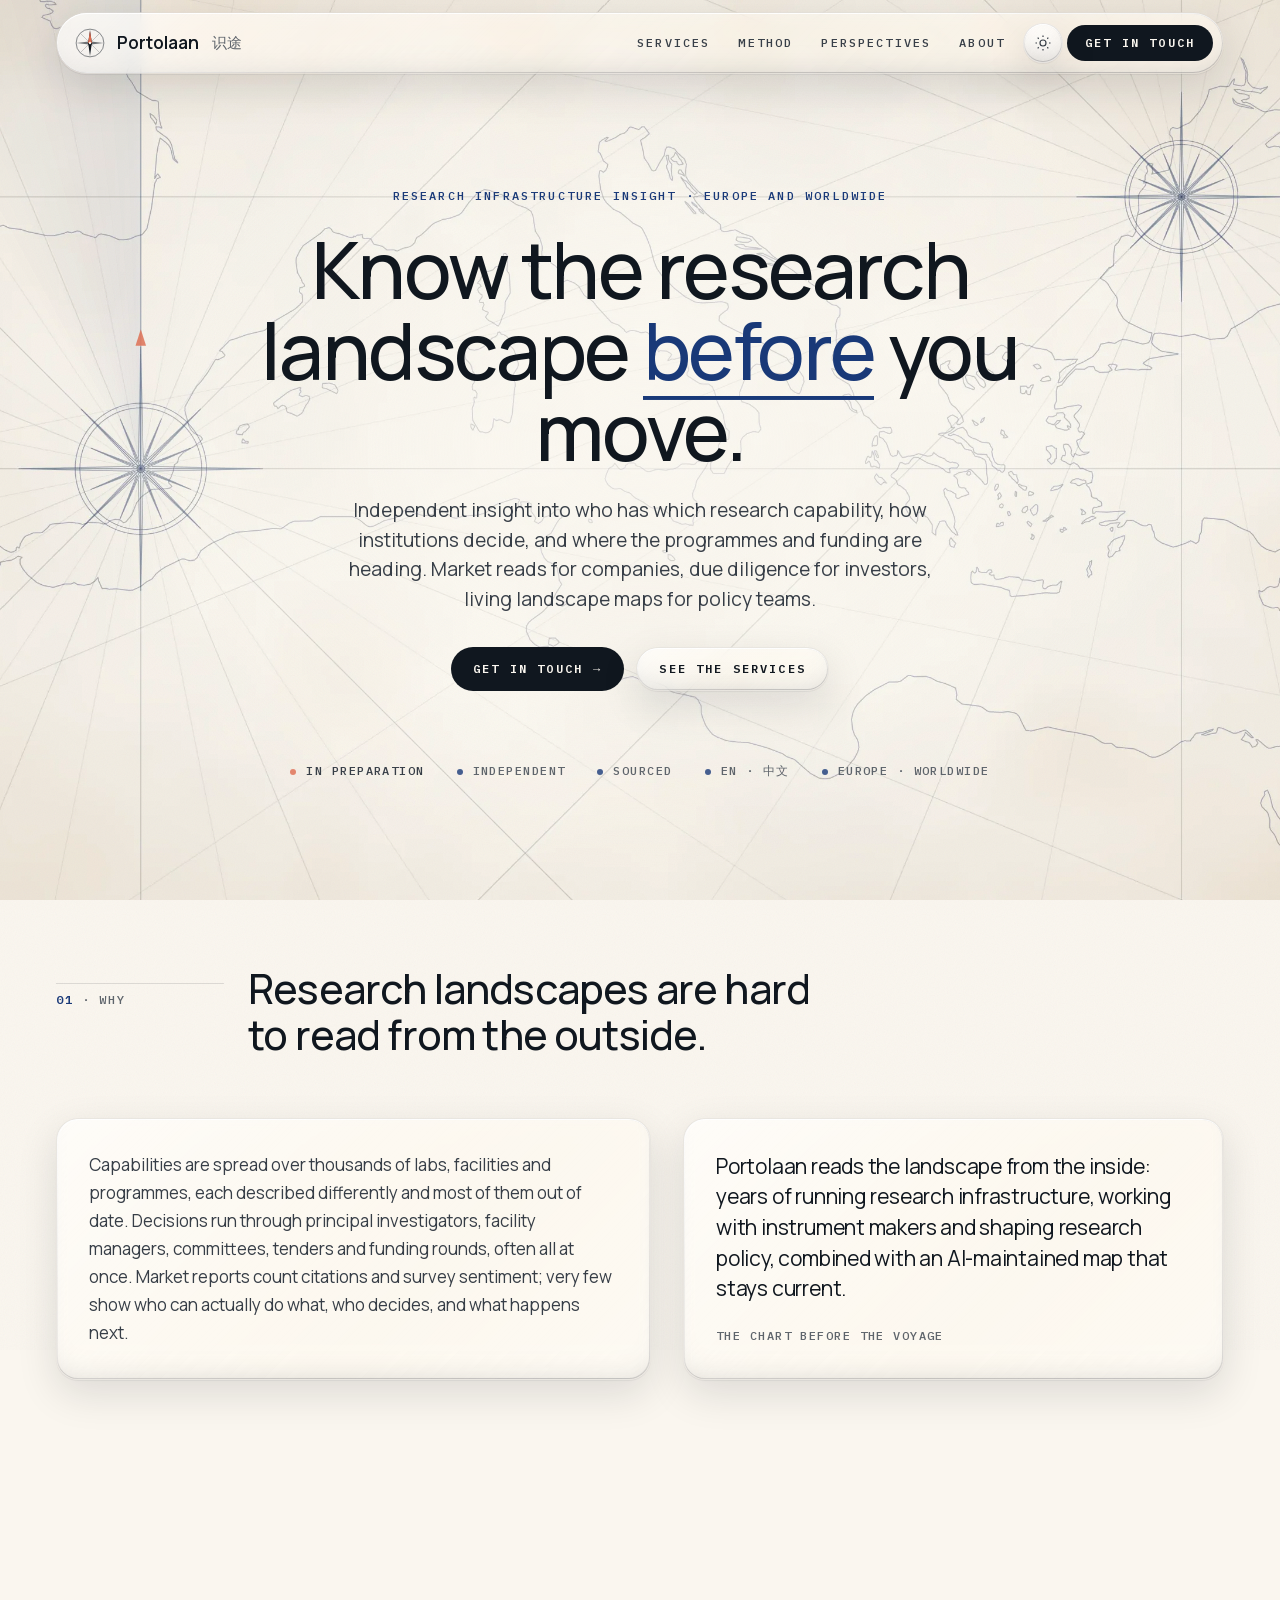
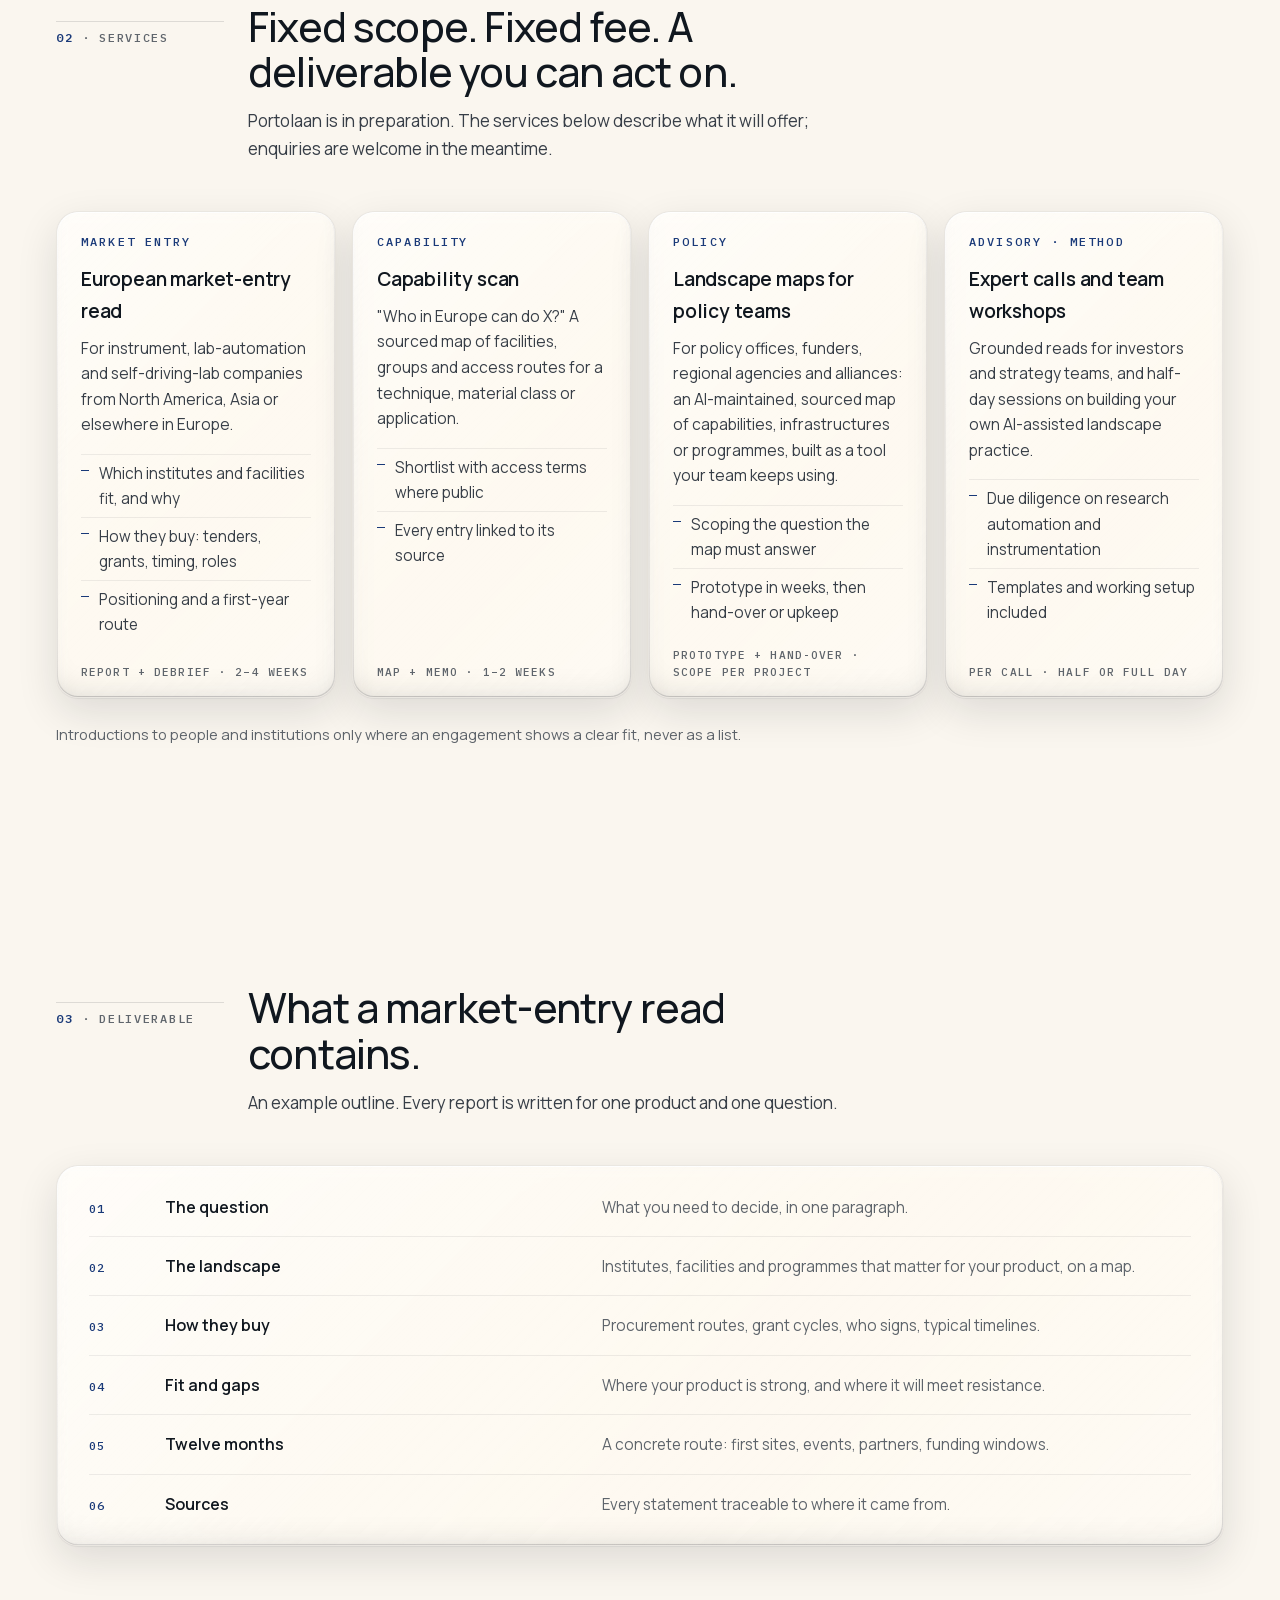
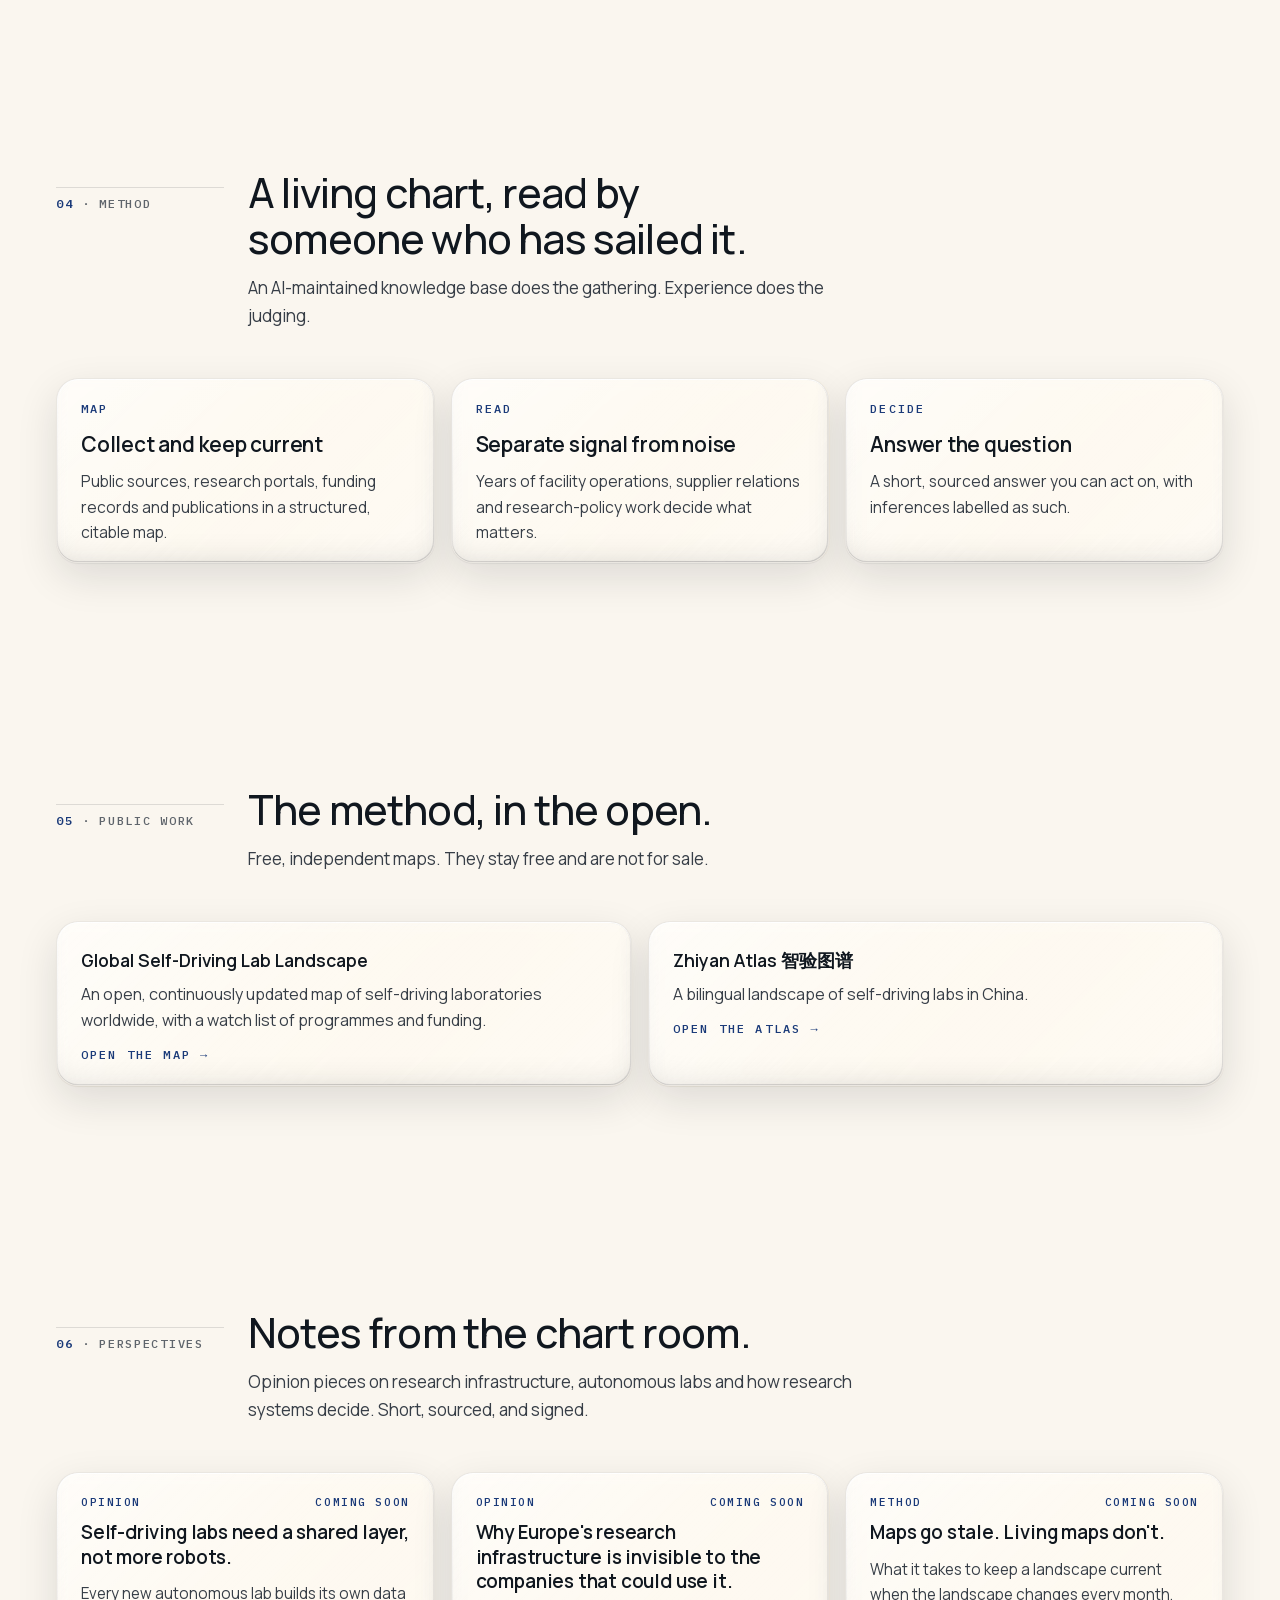
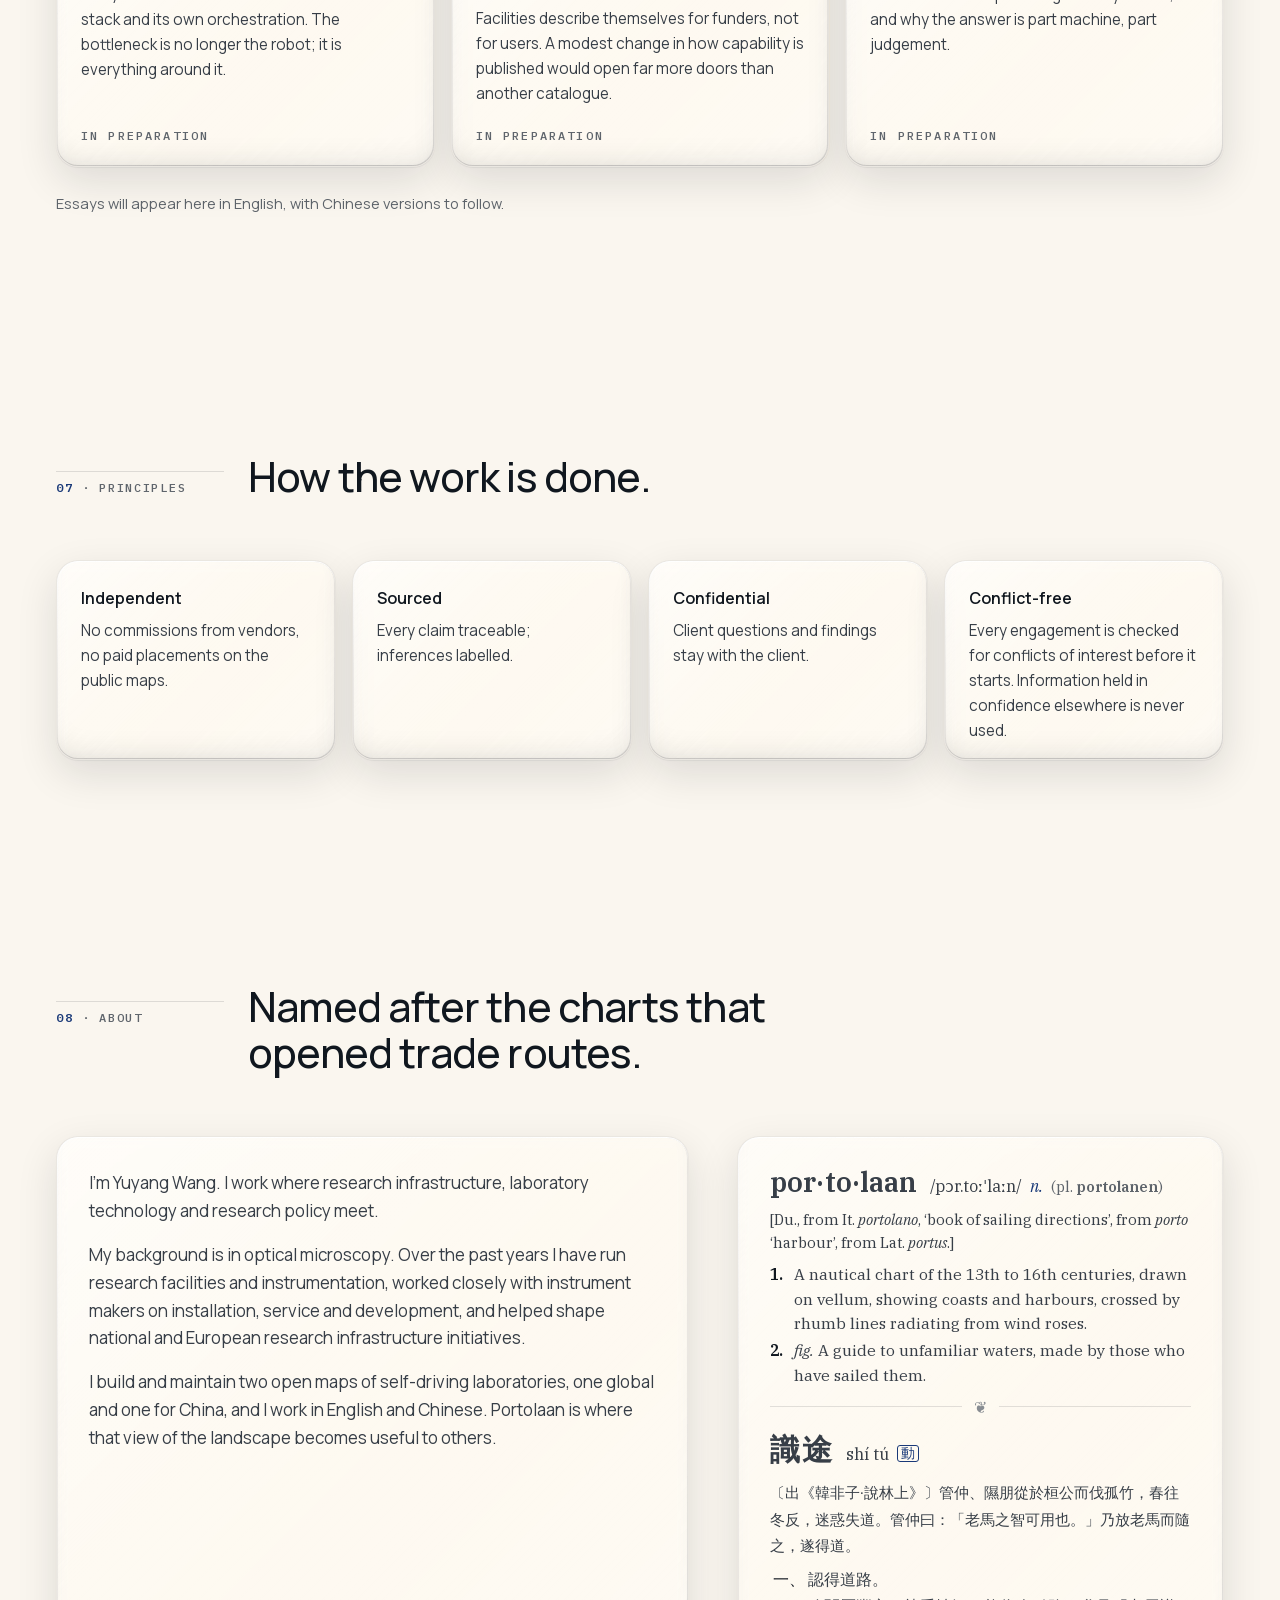
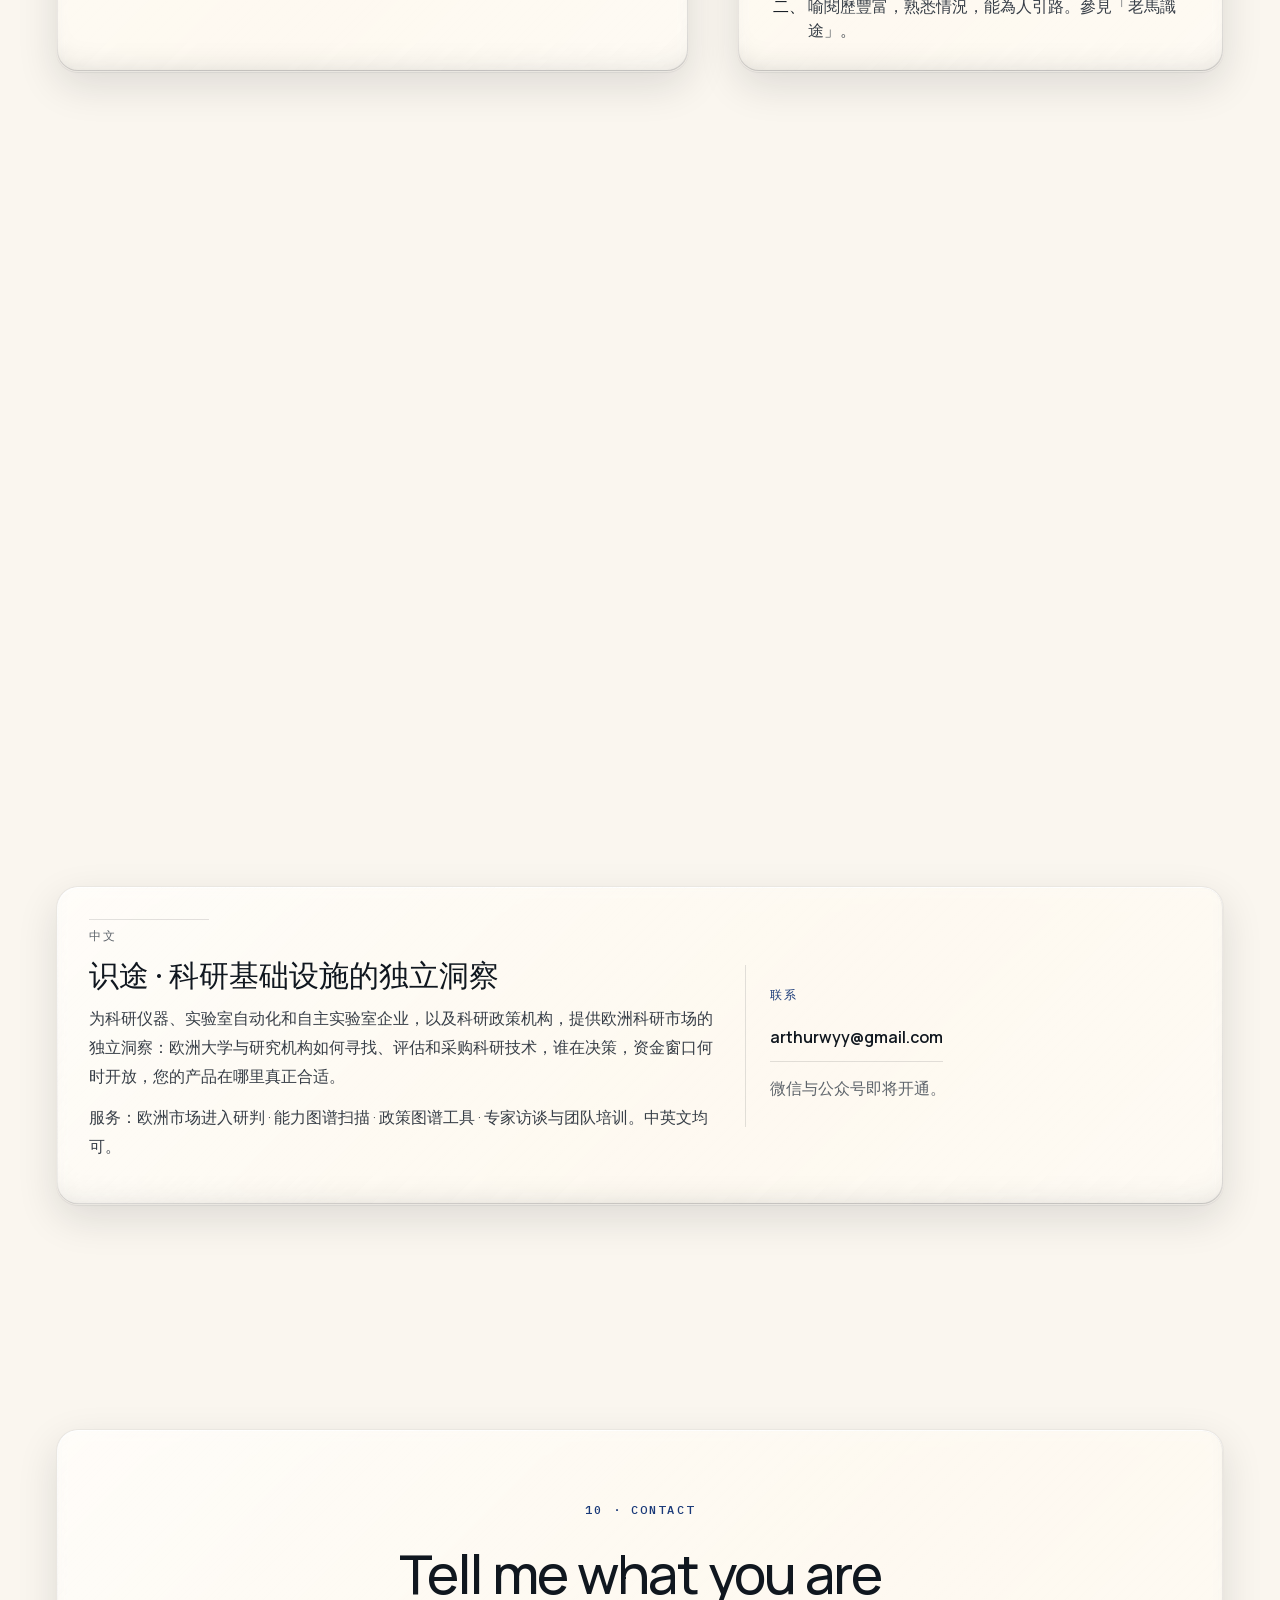
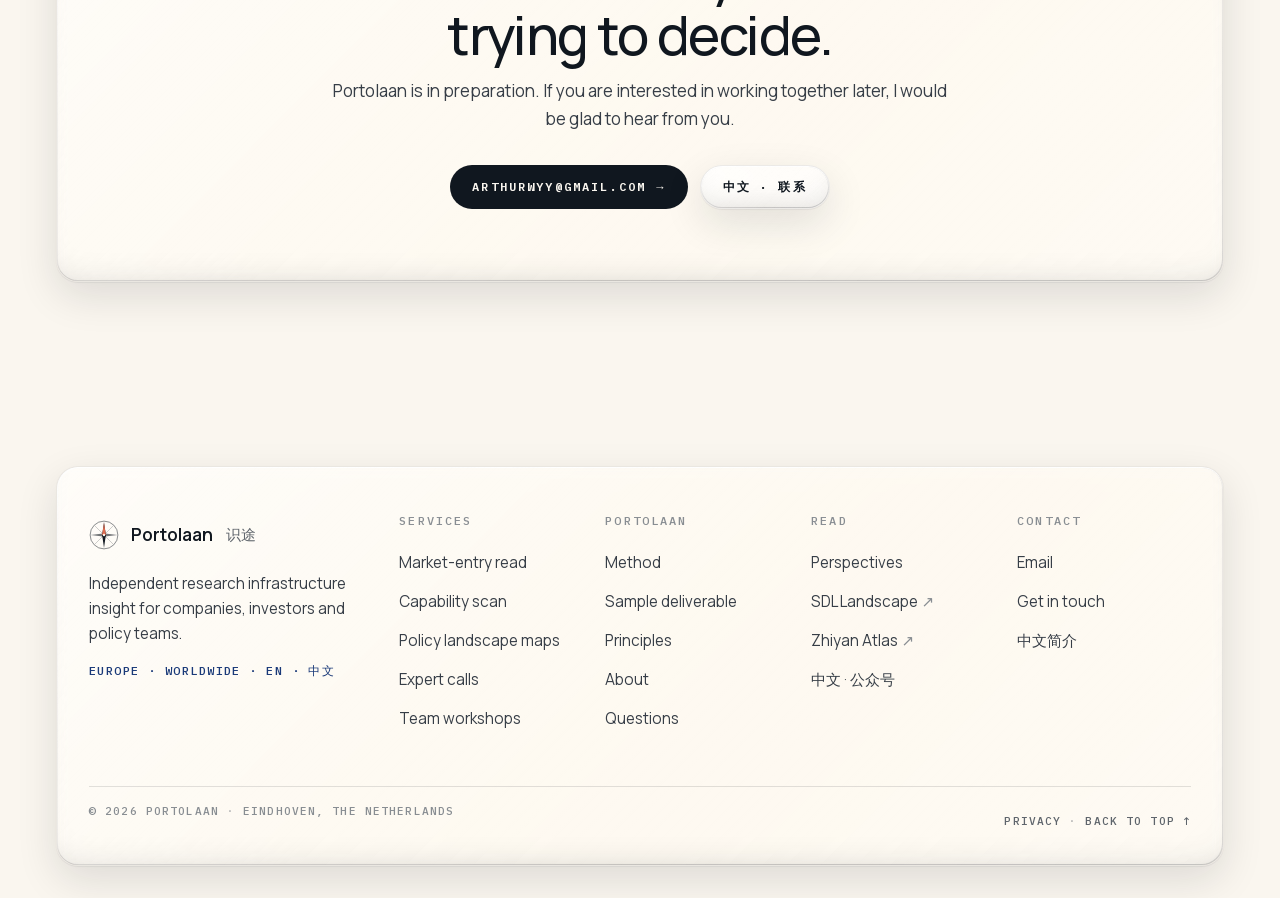
<file: index.html>
<!doctype html>
<html lang="en">
<head>
<meta charset="utf-8">
<meta name="viewport" content="width=device-width, initial-scale=1, viewport-fit=cover">
<meta name="robots" content="noindex, nofollow">
<link rel="canonical" href="https://portolaan.com/">
<link rel="icon" href="favicon.svg" type="image/svg+xml">
<meta property="og:type" content="website">
<meta property="og:site_name" content="Portolaan 识途">
<meta property="og:title" content="Portolaan · Know the research landscape before you move">
<meta property="og:description" content="Independent research infrastructure insight for companies, investors and policy teams. Europe and worldwide.">
<meta property="og:url" content="https://portolaan.com/">
<meta property="og:image" content="https://portolaan.com/img/share.jpg">
<meta property="og:image:width" content="1200"><meta property="og:image:height" content="630">
<meta name="twitter:card" content="summary_large_image">
<meta name="theme-color" content="#0a0f15">
<title>Portolaan 识途 · Research infrastructure insight</title>
<meta name="description" content="Independent research infrastructure insight: who has which capability, how institutions decide, where programmes and funding are heading. For companies, investors and research-policy teams.">
<script>
/* Theme: remembered choice, else the system setting. Runs before paint to avoid a flash. */
(function(){try{var t=localStorage.getItem('portolaan-theme');if(t==='light'||t==='dark')document.documentElement.setAttribute('data-theme',t);}catch(e){}})();
</script>
<link rel="stylesheet" href="css/fonts-extra.css">
<link rel="stylesheet" href="css/tokens.css">
<link rel="stylesheet" href="css/glass.css">
<style>
*{box-sizing:border-box}
html{scroll-behavior:smooth;-webkit-text-size-adjust:100%;overflow-x:clip}
body{overflow-x:clip}
body{margin:0;background:var(--bg);color:var(--ink);font:400 var(--fs-body)/1.65 var(--font-sans);-webkit-font-smoothing:antialiased;text-rendering:optimizeLegibility}
a{color:inherit}
.wrap{max-width:var(--max);margin:0 auto;padding:0 max(16px,env(safe-area-inset-left))}
.ph{background:oklch(0.85 0.12 85 / 0.22);color:oklch(0.86 0.10 85);padding:0 5px;border-radius:4px}
:root[data-theme="light"] .ph{color:oklch(0.45 0.10 70)}
@media (prefers-color-scheme: light){:root:not([data-theme="dark"]) .ph{color:oklch(0.45 0.10 70)}}

/* Chart backdrop: fixed, behind everything, so every Lens surface has something to bend */
.chart-bg{position:fixed;inset:0;z-index:-2;pointer-events:none;color:var(--chart-line)}
.chart-bg svg{width:100%;height:100%;display:block}
/* Backdrop plates: one vector master rendered per theme (design-assets/make_plates.py), so both themes show the same chart */
.north{fill:var(--rhumb);opacity:.9}
.theme-light-only{display:none}
:root[data-theme="light"] .theme-light-only{display:inline}
:root[data-theme="light"] .theme-dark-only{display:none}
@media (prefers-color-scheme: light){:root:not([data-theme="dark"]) .theme-light-only{display:inline}:root:not([data-theme="dark"]) .theme-dark-only{display:none}}
/* Ambient loop, whole page (the chart is fixed behind every section): a slow drift, a compass-bearing sweep round the west rose, two beacons */
.drift{transform-box:view-box;transform-origin:50% 50%;animation:drift 90s var(--ease) infinite alternate}
@keyframes drift{from{transform:scale(1.03) translate(0,0)}to{transform:scale(1.09) translate(-1.6%,-1.2%)}}
.sweep{color:var(--accent);transform-origin:0 0;animation:sweep 48s linear infinite}
@keyframes sweep{to{transform:rotate(360deg)}}
.beacon{fill:none;stroke:var(--accent);stroke-width:1.2;transform-box:fill-box;transform-origin:center;opacity:0;animation:beacon 7s ease-out infinite}
.beacon.b2{animation-delay:3.5s}
@keyframes beacon{0%{transform:scale(.4);opacity:.55}100%{transform:scale(9);opacity:0}}
@media (prefers-reduced-motion: reduce){.drift,.sweep,.beacon{animation:none}.beacon{display:none}}
.grain{position:fixed;inset:-50%;z-index:-1;pointer-events:none;opacity:.05;background-image:url("data:image/svg+xml;utf8,<svg xmlns='http://www.w3.org/2000/svg' width='160' height='160'><filter id='n'><feTurbulence type='fractalNoise' baseFrequency='.9' numOctaves='2' stitchTiles='stitch'/></filter><rect width='100%' height='100%' filter='url(%23n)'/></svg>")}


/* Header: floating Lens bar */
.bar{position:sticky;top:12px;z-index:50;margin:12px auto 0;width:calc(100% - 24px);max-width:calc(var(--max) - 32px);display:flex;align-items:center;justify-content:space-between;gap:var(--s-4);padding:10px 10px 10px 18px;border-radius:var(--r-pill)}
.brand{display:flex;align-items:center;gap:12px;text-decoration:none;white-space:nowrap;min-height:40px}
.brand svg{width:30px;height:30px;color:var(--ink)}
.brand .wm{font-weight:600;font-size:1.12rem;letter-spacing:-0.01em}
.brand .zh{font-size:.95rem;color:var(--ink-3);margin-left:2px}
nav{display:flex;align-items:center;gap:4px}
nav a{font:500 var(--fs-label)/1 var(--font-mono);letter-spacing:var(--track-label);text-transform:uppercase;text-decoration:none;color:var(--ink-2);padding:10px 12px;border-radius:var(--r-pill);transition:color var(--t-fast) var(--ease),background var(--t-fast) var(--ease)}
nav a:hover{color:var(--ink);background:var(--rule-2)}

/* Theme switch */
.theme-btn{flex:none;width:40px;height:40px;border-radius:var(--r-pill);display:grid;place-items:center;cursor:pointer;color:var(--ink-2);padding:0;margin-left:2px;transition:color var(--t-fast) var(--ease),transform var(--t-fast) var(--ease)}
.theme-btn:hover{color:var(--ink)}
.theme-btn:active{transform:scale(.94)}
.theme-btn svg{width:18px;height:18px}
.theme-btn .sun{display:none}
:root[data-theme="light"] .theme-btn .sun{display:block}
:root[data-theme="light"] .theme-btn .moon{display:none}
@media (prefers-color-scheme: light){:root:not([data-theme="dark"]) .theme-btn .sun{display:block}:root:not([data-theme="dark"]) .theme-btn .moon{display:none}}
/* Buttons */
.btn{display:inline-flex;align-items:center;gap:10px;font:600 var(--fs-label)/1 var(--font-mono);letter-spacing:var(--track-label);text-transform:uppercase;text-decoration:none;padding:15px 22px;border-radius:var(--r-pill);transition:transform var(--t-fast) var(--ease),box-shadow var(--t-base) var(--ease)}
.btn:active{transform:scale(.97)}
nav a.btn-solid,.btn-solid{background:var(--ink);color:var(--bg)}
.btn-solid:hover{transform:translateY(-1px)}
.btn-lens{color:var(--ink)}
.btn .arr{display:inline-block;transition:transform var(--t-base) var(--ease)}
.btn:hover .arr{transform:translateX(3px)}

/* Hero */
.hero{min-height:calc(100svh - 120px);display:grid;place-items:center;text-align:center;padding:var(--s-9) 0 var(--s-8)}
/* Quiet centre: a soft scrim behind the headline so the moving chart never fights the type */
.hero{position:relative}
.hero::before{content:"";position:absolute;inset:-10% 0;z-index:-1;pointer-events:none;background:radial-gradient(ellipse 50% 45% at 50% 48%,var(--bg) 0%,transparent 100%);opacity:.7}
.eyebrow{font:500 var(--fs-label)/1.4 var(--font-mono);letter-spacing:var(--track-label);text-transform:uppercase;color:var(--accent);margin:0 0 var(--s-5)}
h1{font-weight:500;font-size:var(--fs-display);line-height:1.02;letter-spacing:var(--track-display);margin:0 auto var(--s-5);max-width:16ch}
h1 em{font-style:normal;color:var(--accent)}
.lead{font-size:var(--fs-lead);line-height:1.55;color:var(--ink-2);max-width:56ch;margin:0 auto var(--s-6)}
.cta{display:flex;gap:var(--s-3);justify-content:center;flex-wrap:wrap}
.hero-meta{margin-top:var(--s-8);display:flex;gap:var(--s-6);justify-content:center;flex-wrap:wrap;font:500 var(--fs-label)/1.4 var(--font-mono);letter-spacing:.12em;text-transform:uppercase;color:var(--ink-3)}
.hero-meta .status{color:var(--ink-2)}
.hero-meta .status::before{background:var(--rhumb)!important;animation:none}
.hero-meta span::before{content:"";display:inline-block;width:6px;height:6px;border-radius:50%;background:var(--accent);margin-right:10px;vertical-align:middle;opacity:.8}

/* Sections */
section{padding:var(--s-9) 0;position:relative}
.sec-head{display:grid;grid-template-columns:168px 1fr;gap:var(--s-5);align-items:baseline;margin-bottom:var(--s-7)}
.idx{white-space:nowrap;font:500 var(--fs-label)/1 var(--font-mono);letter-spacing:.14em;color:var(--ink-3);text-transform:uppercase;padding-top:10px;border-top:1px solid var(--rule)}
.idx b{color:var(--accent);font-weight:600}
h2{font-weight:500;font-size:var(--fs-h2);line-height:1.12;letter-spacing:var(--track-h2);margin:0 0 var(--s-3);max-width:22ch}
.sec-lead{font-size:1.06rem;color:var(--ink-2);max-width:62ch;margin:0}

/* The gap: statement + Lens panel */
.gap{display:grid;grid-template-columns:1.1fr 1fr;gap:var(--s-6);align-items:stretch}
.gap p{margin:0;color:var(--ink-2);font-size:1.06rem}
.statement{padding:var(--s-6);border-radius:var(--r-3)}
.statement p{color:var(--ink);font-size:1.32rem;line-height:1.45;letter-spacing:-0.01em}
.statement .who{margin-top:var(--s-5);font:500 var(--fs-label)/1.4 var(--font-mono);letter-spacing:.12em;text-transform:uppercase;color:var(--ink-3)}

.text-panel{padding:var(--s-6);border-radius:var(--r-3);margin:0}
/* Services: Lens panels */
.grid{display:grid;gap:var(--s-4);grid-template-columns:repeat(auto-fit,minmax(270px,1fr))}
.panel{padding:var(--s-5) var(--s-5) var(--s-4);border-radius:var(--r-3);display:flex;flex-direction:column;min-height:100%}
.panel .k{font:500 var(--fs-label)/1 var(--font-mono);letter-spacing:var(--track-label);text-transform:uppercase;color:var(--accent);margin-bottom:var(--s-4)}
.panel h3{font-weight:600;font-size:var(--fs-h3);letter-spacing:-0.01em;margin:0 0 var(--s-2)}
.panel p{margin:0;color:var(--ink-2);font-size:.97rem}
.panel ul{list-style:none;margin:var(--s-4) 0 0;padding:0}
.panel li{position:relative;padding:6px 0 6px 18px;color:var(--ink-2);font-size:.95rem;border-top:1px solid var(--rule-2)}
.panel li::before{content:"";position:absolute;left:0;top:15px;width:8px;height:1px;background:var(--accent)}
.panel .meta{margin-top:auto;padding-top:var(--s-4);font:500 .7rem/1.5 var(--font-mono);letter-spacing:.1em;text-transform:uppercase;color:var(--ink-3)}
.note{margin-top:var(--s-5);color:var(--ink-3);font-size:.92rem}

/* Sample report: ruled list */
.toc{border-radius:var(--r-3);padding:var(--s-3) var(--s-6)}
.toc ol{list-style:none;margin:0;padding:0;counter-reset:t}
.toc li{counter-increment:t;display:grid;grid-template-columns:60px 1fr 1.4fr;gap:var(--s-4);padding:var(--s-4) 0;border-top:1px solid var(--rule-2);align-items:baseline}
.toc li:first-child{border-top:0}
.toc li::before{content:counter(t,decimal-leading-zero);font:500 var(--fs-label)/1 var(--font-mono);color:var(--accent);letter-spacing:.1em}
.toc b{font-weight:600}
.toc span{color:var(--ink-3);font-size:.95rem}

/* Method: three steps on a rule */
.steps{display:grid;grid-template-columns:repeat(3,1fr);gap:var(--s-4)}
.step .n{font:500 var(--fs-label)/1 var(--font-mono);letter-spacing:var(--track-label);text-transform:uppercase;color:var(--accent);margin-bottom:var(--s-3)}
.step h3{font-weight:600;font-size:1.3rem;margin:0 0 var(--s-2);letter-spacing:-0.01em}
.step p{margin:0;color:var(--ink-2)}

/* Proof */
.proof{display:grid;grid-template-columns:1fr 1fr;gap:var(--s-4)}
.proof a{text-decoration:none;padding:var(--s-5);border-radius:var(--r-3);display:block;transition:transform var(--t-base) var(--ease)}
.proof a:hover{transform:translateY(-2px)}
.proof h3{margin:0 0 6px;font-weight:600;font-size:1.1rem}
.proof p{margin:0;color:var(--ink-2)}
.proof .go{display:block;margin-top:var(--s-4);font:500 var(--fs-label)/1 var(--font-mono);letter-spacing:var(--track-label);text-transform:uppercase;color:var(--accent)}

/* Perspectives (blog) */
.posts{display:grid;gap:var(--s-4);grid-template-columns:repeat(3,1fr)}
.post{text-decoration:none;padding:var(--s-5);border-radius:var(--r-3);display:flex;flex-direction:column;gap:var(--s-3);transition:transform var(--t-base) var(--ease)}
.post:not(.post-soon):hover{transform:translateY(-2px)}
.post-meta{display:flex;justify-content:space-between;font:500 .7rem/1 var(--font-mono);letter-spacing:.14em;text-transform:uppercase;color:var(--accent)}
.post h3{margin:0;font-weight:600;font-size:1.18rem;line-height:1.3;letter-spacing:-0.01em}
.post p{margin:0;color:var(--ink-2);font-size:.95rem}
.post .go{margin-top:auto;padding-top:var(--s-3);font:500 var(--fs-label)/1 var(--font-mono);letter-spacing:var(--track-label);text-transform:uppercase;color:var(--ink-3)}
/* Principles */
.principles{display:grid;grid-template-columns:repeat(4,1fr);gap:var(--s-4)}
.principles .panel{min-height:0}
.principles b{display:block;font-weight:600;margin-bottom:6px}
.principles p{margin:0;color:var(--ink-2);font-size:.95rem}

/* About */
.about{display:grid;grid-template-columns:1.3fr 1fr;gap:var(--s-7)}
.about p{margin:0 0 var(--s-4);color:var(--ink-2);font-size:1.06rem}
/* Name card as an old dictionary entry: serif, small caps, hairlines, hanging senses */
.namecard{padding:var(--s-5) var(--s-6);border-radius:var(--r-3)}
.dict{--serif:"IBM Plex Serif","Iowan Old Style",Palatino,Georgia,serif;
      --serif-tc:"Songti TC","STSong","PMingLiU","MingLiU","Noto Serif CJK TC","Source Han Serif TC",serif;
      font-family:var(--serif);color:var(--ink);font-size:.98rem;line-height:1.55}
.dict::before{opacity:.8}
.dict p{margin:0}
.dict .hw{font-size:1.02rem;margin-bottom:6px}
.dict .hw b{font-size:1.7rem;font-weight:700;letter-spacing:.005em;margin-right:4px}
.dict .hw.zh b{font-family:var(--serif-tc);font-size:1.9rem;letter-spacing:.06em}
.dict .pron{font-family:var(--serif);color:var(--ink-2);margin:0 4px}
.dict .pos{color:var(--accent);margin-right:4px}
.dict [lang="zh-Hant"] .pos{font-style:normal;font-family:var(--serif-tc);font-size:.85rem;border:1px solid currentColor;border-radius:3px;padding:0 3px;vertical-align:2px}
.dict .infl{color:var(--ink-3);font-size:.92rem}
.dict .infl b{font-weight:600;font-size:inherit;margin:0}
.dict .ety{color:var(--ink-2);font-size:.92rem;margin-bottom:8px}
.dict [lang="zh-Hant"]{font-family:var(--serif-tc)}
.dict [lang="zh-Hant"] .ety{line-height:1.8}
.dict .senses{margin:0;padding-left:1.5em;list-style:none;counter-reset:sn}
.dict .senses li{counter-increment:sn;position:relative;margin:3px 0;color:var(--ink-2)}
.dict .senses li::before{content:counter(sn) ".";position:absolute;left:-1.5em;font-weight:700;color:var(--ink)}
.dict [lang="zh-Hant"] .senses{padding-left:2.4em}
.dict [lang="zh-Hant"] .senses li::before{content:counter(sn,cjk-decimal) "、";left:-2.4em;width:2.2em;text-align:right;font-weight:400}
.dict .orn{text-align:center;color:var(--ink-4);margin:var(--s-3) 0;font-size:1rem;letter-spacing:1em;border-top:1px solid var(--rule-2);line-height:0;padding-top:0}
.dict .orn{display:flex;align-items:center;gap:12px;border:0;line-height:1;letter-spacing:0}
.dict .orn::before,.dict .orn::after{content:"";flex:1;height:1px;background:var(--rule)}

/* FAQ */
.faq{border-radius:var(--r-3);padding:var(--s-2) var(--s-6)}
details{border-top:1px solid var(--rule-2);padding:var(--s-2) 0}
details:first-child{border-top:0}
summary{cursor:pointer;list-style:none;min-height:44px;padding:8px 0;display:flex;justify-content:space-between;align-items:center;font-weight:500;font-size:1.06rem}
summary::-webkit-details-marker{display:none}
summary::after{content:"+";font:400 1.3rem/1 var(--font-mono);color:var(--ink-3);transition:transform var(--t-base) var(--ease)}
details[open] summary::after{transform:rotate(45deg)}
details p{color:var(--ink-2);margin:var(--s-3) 0 0;max-width:70ch}

/* Chinese block + channels */
.zh-block{border-radius:var(--r-3);padding:var(--s-6);display:grid;grid-template-columns:1.4fr 1fr;gap:var(--s-6);align-items:center}
.zh-block h2{font-size:1.9rem;letter-spacing:0}
.zh-block p{color:var(--ink-2);margin:0 0 var(--s-3);line-height:1.8}
.zh-contact{padding:var(--s-5);border-left:1px solid var(--rule)}
.zh-contact .k{font:500 var(--fs-label)/1 var(--font-mono);letter-spacing:var(--track-label);color:var(--accent);margin-bottom:var(--s-3)}
.zh-contact a{color:var(--ink);font-weight:600;text-decoration:none;border-bottom:1px solid var(--rule);display:inline-block;padding:10px 0}
.zh-contact .soon{color:var(--ink-3);margin:var(--s-3) 0 0}
.qr{display:grid;grid-template-columns:1fr 1fr;gap:var(--s-4)}
.qr div{text-align:center}
.qr .box{aspect-ratio:1;border-radius:var(--r-2);border:1px dashed oklch(0.86 0.10 85 / 0.6);display:grid;place-items:center;font:500 .7rem/1.4 var(--font-mono);color:oklch(0.86 0.10 85);margin-bottom:var(--s-2);background:oklch(0.30 0.06 80 / 0.25)}
.qr b{display:block;font-size:.95rem}
.qr span{font-size:.82rem;color:var(--ink-3)}

/* Contact */
.contact{text-align:center;padding:var(--s-8) var(--s-6);border-radius:var(--r-3)}
.contact h2{margin:0 auto var(--s-3);max-width:18ch;font-size:clamp(2rem,4.4vw,3.4rem);letter-spacing:var(--track-display)}
.contact .sec-lead{margin:0 auto var(--s-6)}
.channels{margin-top:var(--s-5);font:500 var(--fs-label)/1.8 var(--font-mono);letter-spacing:.1em;text-transform:uppercase;color:var(--ink-3)}

/* Footer: site map on a Lens panel */
.site-foot{margin:var(--s-8) auto var(--s-6);border-radius:var(--r-3);padding:var(--s-7) var(--s-6) var(--s-5)}
.foot-grid{display:grid;grid-template-columns:1.6fr repeat(4,1fr);gap:var(--s-6)}
.foot-brand .brand{margin-bottom:var(--s-4)}
.foot-brand p{margin:0 0 var(--s-4);color:var(--ink-2);font-size:.95rem;max-width:30ch}
.foot-brand .tag{font:500 var(--fs-label)/1.5 var(--font-mono);letter-spacing:.12em;text-transform:uppercase;color:var(--accent)}
.foot-col h4{margin:0 0 var(--s-4);font:500 var(--fs-label)/1 var(--font-mono);letter-spacing:var(--track-label);text-transform:uppercase;color:var(--ink-4)}
.foot-col ul{list-style:none;margin:0;padding:0}
.foot-col li{margin:0}
.foot-col a{display:inline-block;padding:7px 0;text-decoration:none;color:var(--ink-2);font-size:.95rem;transition:color var(--t-fast) var(--ease)}
.foot-col a:hover{color:var(--ink)}
.foot-col .ext::after{content:" ↗";color:var(--ink-4)}
.foot-base{margin-top:var(--s-7);padding-top:var(--s-4);border-top:1px solid var(--rule);display:flex;justify-content:space-between;gap:var(--s-4);flex-wrap:wrap;font:500 .7rem/1.6 var(--font-mono);letter-spacing:.1em;text-transform:uppercase;color:var(--ink-4)}
.foot-base a{text-decoration:none;color:var(--ink-3);display:inline-block;padding:10px 0}
.foot-base a:hover{color:var(--ink)}
.foot-base .sep{margin:0 8px;opacity:.6}
@media (max-width:900px){.foot-grid{grid-template-columns:1fr 1fr}.foot-brand{grid-column:1/-1}}
@media (max-width:560px){.site-foot{padding:var(--s-6) var(--s-5) var(--s-4)}}

/* Interaction layer (11 Oct 2026): responds to the visitor's hand; the backdrop loop stays the only unprompted motion */
/* Reading position: the section's index rule fills in navy as you read; the nav marks where you are */
.idx{position:relative}
.idx::after{content:"";position:absolute;left:0;right:0;top:-1px;height:1px;background:var(--accent);transform-origin:0 50%;transform:scaleX(var(--read,0))}
nav a[aria-current]{color:var(--accent);background:var(--rule-2)}
/* Taking a bearing: a tap on open chart draws a rhumb from the nearest rose, with its bearing */
.bearing{color:var(--accent);pointer-events:none}
.bearing line{stroke:currentColor;stroke-width:1;stroke-dasharray:1;stroke-dashoffset:1;animation:bearing-draw .7s var(--ease) forwards,bearing-fade 3.2s linear forwards}
.bearing .ring{fill:none;stroke:currentColor;stroke-width:1.2;transform-box:fill-box;transform-origin:center;animation:beacon 1.8s ease-out .45s both}
.bearing .dot{fill:currentColor;animation:bearing-fade 3.2s linear forwards}
.bearing text{fill:currentColor;font:500 10px var(--font-mono);letter-spacing:.08em;animation:bearing-fade 3.2s linear forwards}
@keyframes bearing-draw{to{stroke-dashoffset:0}}
@keyframes bearing-fade{0%,55%{opacity:.85}100%{opacity:0}}
/* Touch: a short press on what can be pressed; hover lifts only where hover exists */
a,button,summary{-webkit-tap-highlight-color:transparent}
summary,nav a,.foot-col a,.foot-base a{transition:color var(--t-fast) var(--ease),background var(--t-fast) var(--ease),transform var(--t-fast) var(--ease)}
.proof a:active,.post:not(.post-soon):active,summary:active,nav a:active,.foot-col a:active,.foot-base a:active{transform:scale(.98)}
@media (hover:none){
  .btn-solid:hover:not(:active),.proof a:hover:not(:active),.post:not(.post-soon):hover:not(:active){transform:none}
  .btn:hover .arr{transform:none}
}
/* Theme switch: the new theme spreads from the button (View Transitions; instant elsewhere) */
::view-transition-old(root),::view-transition-new(root){animation:none;mix-blend-mode:normal}
/* FAQ opens smoothly (height where ::details-content exists, a soft rise everywhere) */
details{interpolate-size:allow-keywords}
details::details-content{block-size:0;overflow:clip;transition:block-size var(--t-slow) var(--ease),content-visibility var(--t-slow) allow-discrete}
details[open]::details-content{block-size:auto}
details[open] p{animation:faq-in var(--t-slow) var(--ease)}
@keyframes faq-in{from{opacity:0;transform:translateY(-4px)}}
/* The headline's navy word is underlined once, on arrival */
h1 em{background:linear-gradient(currentColor,currentColor) 0 96%/0% .05em no-repeat;transition:background-size .9s var(--ease) .55s}
h1.in em{background-size:100% .05em}
@media (prefers-reduced-motion: reduce){
  h1 em{background-size:100% .05em;transition:none}
  .bearing{display:none}
  details::details-content{transition:none}
  details[open] p{animation:none}
}

/* Sections menu (<=900px): the nav links fold into a Lens sheet under the bar */
.menu-btn{display:none;flex:none;width:40px;height:40px;border-radius:var(--r-pill);place-items:center;cursor:pointer;color:var(--ink-2);padding:0;transition:color var(--t-fast) var(--ease),transform var(--t-fast) var(--ease)}
.menu-btn:active{transform:scale(.94)}
.menu-btn svg{width:18px;height:18px;overflow:visible}
.menu-btn line{transform-box:fill-box;transform-origin:center;transition:transform var(--t-base) var(--ease)}
.menu-btn[aria-expanded="true"]{color:var(--ink)}
.menu-btn[aria-expanded="true"] .l1{transform:translateY(3px) rotate(45deg)}
.menu-btn[aria-expanded="true"] .l2{transform:translateY(-3px) rotate(-45deg)}
.sheet{position:fixed;z-index:49;top:80px;left:12px;right:12px;max-width:560px;margin:0 auto;border-radius:var(--r-3);padding:var(--s-2) var(--s-4);opacity:0;visibility:hidden;transform:translateY(-8px) scale(.98);transform-origin:50% 0;transition:opacity var(--t-base) var(--ease),transform var(--t-base) var(--ease),visibility 0s linear var(--t-base)}
.sheet.open{opacity:1;visibility:visible;transform:none;transition:opacity var(--t-base) var(--ease),transform var(--t-base) var(--ease),visibility 0s}
.sheet ol{list-style:none;margin:0;padding:0;display:grid;grid-template-columns:1fr 1fr;column-gap:var(--s-4)}
.sheet li:nth-child(n+3){border-top:1px solid var(--rule-2)}
.sheet a{display:flex;align-items:center;gap:10px;min-height:48px;padding:0 4px;text-decoration:none;font:500 var(--fs-label)/1.2 var(--font-mono);letter-spacing:.12em;text-transform:uppercase;color:var(--ink-2);transition:color var(--t-fast) var(--ease),transform var(--t-fast) var(--ease)}
.sheet a b{color:var(--accent);font-weight:600;min-width:2.2ch}
.sheet a[aria-current]{color:var(--accent)}
.sheet a:active{transform:scale(.98)}
@media (max-width:900px){.menu-btn{display:grid}}
@media (max-width:560px){.sheet{top:72px;left:8px;right:8px}}
@media (max-width:380px){nav a.btn-solid.keep{display:none}}
@media (prefers-reduced-motion: reduce){.sheet,.sheet.open,.menu-btn line{transition:none}}

/* Reveal on scroll */
.rv{opacity:0;transform:translateY(14px);transition:opacity var(--t-slow) var(--ease),transform var(--t-slow) var(--ease)}
.rv.in{opacity:1;transform:none}
@media (prefers-reduced-motion: reduce){.rv{opacity:1;transform:none;transition:none}html{scroll-behavior:auto}}

@media (max-width:900px){
  nav a:not(.keep){display:none}
  .theme-btn{display:grid}
  .sec-head{grid-template-columns:1fr;gap:var(--s-3)}
  .idx{width:fit-content;padding-right:24px}
  .gap,.about,.zh-block,.proof,.posts{grid-template-columns:1fr}
  .steps,.principles{grid-template-columns:1fr 1fr}
  .toc li{grid-template-columns:44px 1fr}
  .toc li span{grid-column:2}
}
@media (max-width:420px){
  .bar{padding:8px 8px 8px 12px}
  .bar .brand svg{width:26px;height:26px}
  .bar .brand .wm{font-size:1rem}
  nav a.btn-solid.keep{padding:11px 12px !important;letter-spacing:.1em;white-space:nowrap}
}
@media (max-width:560px){
  .steps,.principles{grid-template-columns:1fr}
  .bar{top:8px;margin:8px auto 0;width:calc(100% - 16px)}
  .brand .zh{display:none}
  .hero-meta{gap:var(--s-4)}
}
</style>
</head>
<body>

<!-- Chart backdrop: a portolan network of rhumb lines from 16-point wind roses -->
<div class="chart-bg" aria-hidden="true">
  <svg class="plate-svg" viewBox="0 0 1376 768" preserveAspectRatio="xMidYMid slice">
    <g class="drift">
      <image class="plate theme-dark-only" href="img/plate-deepwater.webp" width="1376" height="768"/>
      <image class="plate theme-light-only" href="img/plate-vellum.webp" width="1376" height="768"/>
      <g transform="translate(262 400)"><g class="sweep" data-sweep></g></g>
      <path class="north" d="M262 281 L257.5 295 L266.5 295 Z"/>
      <circle class="beacon b1" cx="262" cy="400" r="10"/>
      <circle class="beacon b2" cx="1150" cy="168" r="10"/>
    </g>
  </svg>
</div>
<div class="grain" aria-hidden="true"></div>


<header class="bar lens">
  <a class="brand" href="#top" aria-label="Portolaan home">
    <svg viewBox="0 0 40 40" aria-hidden="true">
      <circle cx="20" cy="20" r="18.5" fill="none" stroke="currentColor" stroke-width="1.2" opacity=".55"/>
      <g stroke="currentColor" stroke-width=".8" opacity=".35">
        <line x1="20" y1="3" x2="20" y2="37"/><line x1="3" y1="20" x2="37" y2="20"/>
        <line x1="8" y1="8" x2="32" y2="32"/><line x1="32" y1="8" x2="8" y2="32"/>
      </g>
      <path d="M20 4 L22.6 20 L20 36 L17.4 20 Z" fill="currentColor"/>
      <path d="M4 20 L20 17.6 L36 20 L20 22.4 Z" fill="currentColor" opacity=".55"/>
      <path d="M20 4 L22.6 20 L17.4 20 Z" fill="var(--rhumb)"/>
      <circle cx="20" cy="20" r="1.6" fill="var(--bg)"/>
    </svg>
    <span class="wm">Portolaan</span><span class="zh">识途</span>
  </a>
  <nav aria-label="Primary">
    <a href="#services">Services</a><a href="#method">Method</a><a href="#perspectives">Perspectives</a><a href="#about">About</a>
    <button class="menu-btn lens keep" type="button" id="menu" aria-expanded="false" aria-controls="sheet" aria-label="Sections">
      <svg viewBox="0 0 24 24" fill="none" stroke="currentColor" stroke-width="1.6" stroke-linecap="round" aria-hidden="true"><line class="l1" x1="5" y1="9" x2="19" y2="9"/><line class="l2" x1="5" y1="15" x2="19" y2="15"/></svg>
    </button>
    <button class="theme-btn lens keep" type="button" id="theme" aria-label="Switch between dark and light">
      <svg class="moon" viewBox="0 0 24 24" fill="none" stroke="currentColor" stroke-width="1.6" aria-hidden="true"><path d="M20 14.5A8 8 0 0 1 9.5 4a8 8 0 1 0 10.5 10.5z"/></svg>
      <svg class="sun" viewBox="0 0 24 24" fill="none" stroke="currentColor" stroke-width="1.6" aria-hidden="true"><circle cx="12" cy="12" r="4"/><path d="M12 2v2M12 20v2M2 12h2M20 12h2M4.9 4.9l1.4 1.4M17.7 17.7l1.4 1.4M4.9 19.1l1.4-1.4M17.7 6.3l1.4-1.4"/></svg>
    </button>
    <a class="btn btn-solid keep" href="#contact" style="padding:12px 18px">Get in touch</a>
  </nav>
</header>
<div class="sheet lens lens-strong" id="sheet" role="navigation" aria-label="Sections">
  <ol>
    <li><a href="#gap"><b>01</b>Why</a></li>
    <li><a href="#services"><b>02</b>Services</a></li>
    <li><a href="#sample"><b>03</b>Deliverable</a></li>
    <li><a href="#method"><b>04</b>Method</a></li>
    <li><a href="#proof"><b>05</b>Public work</a></li>
    <li><a href="#perspectives"><b>06</b>Perspectives</a></li>
    <li><a href="#principles"><b>07</b>Principles</a></li>
    <li><a href="#about"><b>08</b>About</a></li>
    <li><a href="#faq"><b>09</b>Questions</a></li>
    <li><a href="#zh"><b>·</b>中文</a></li>
    <li><a href="#contact"><b>·</b>Contact</a></li>
  </ol>
</div>

<main id="top">
<div class="wrap">

  <section class="hero">
    <div>
      <p class="eyebrow rv">Research infrastructure insight · Europe and worldwide</p>
      <h1 class="rv">Know the research landscape <em>before</em> you move.</h1>
      <p class="lead rv">Independent insight into who has which research capability, how institutions decide, and where the programmes and funding are heading. Market reads for companies, due diligence for investors, living landscape maps for policy teams.</p>
      <div class="cta rv">
        <a class="btn btn-solid" href="#contact">Get in touch <span class="arr">→</span></a>
        <a class="btn btn-lens lens" href="#services">See the services</a>
      </div>
      <div class="hero-meta rv"><span class="status">In preparation</span><span>Independent</span><span>Sourced</span><span>EN · 中文</span><span>Europe · worldwide</span></div>
    </div>
  </section>

  <section id="gap">
    <div class="sec-head rv"><div class="idx"><b>01</b> · Why</div><div><h2>Research landscapes are hard to read from the outside.</h2></div></div>
    <div class="gap">
      <p class="rv text-panel lens">Capabilities are spread over thousands of labs, facilities and programmes, each described differently and most of them out of date. Decisions run through principal investigators, facility managers, committees, tenders and funding rounds, often all at once. Market reports count citations and survey sentiment; very few show who can actually do what, who decides, and what happens next.</p>
      <div class="statement lens rv">
        <p>Portolaan reads the landscape from the inside: years of running research infrastructure, working with instrument makers and shaping research policy, combined with an AI-maintained map that stays current.</p>
        <div class="who">The chart before the voyage</div>
      </div>
    </div>
  </section>

  <section id="services">
    <div class="sec-head rv"><div class="idx"><b>02</b> · Services</div><div><h2>Fixed scope. Fixed fee. A deliverable you can act on.</h2><p class="sec-lead">Portolaan is in preparation. The services below describe what it will offer; enquiries are welcome in the meantime.</p></div></div>
    <div class="grid">
      <article class="panel lens rv">
        <div class="k">Market entry</div>
        <h3>European market-entry read</h3>
        <p>For instrument, lab-automation and self-driving-lab companies from North America, Asia or elsewhere in Europe.</p>
        <ul><li>Which institutes and facilities fit, and why</li><li>How they buy: tenders, grants, timing, roles</li><li>Positioning and a first-year route</li></ul>
        <div class="meta">Report + debrief · 2–4 weeks</div>
      </article>
      <article class="panel lens rv">
        <div class="k">Capability</div>
        <h3>Capability scan</h3>
        <p>"Who in Europe can do X?" A sourced map of facilities, groups and access routes for a technique, material class or application.</p>
        <ul><li>Shortlist with access terms where public</li><li>Every entry linked to its source</li></ul>
        <div class="meta">Map + memo · 1–2 weeks</div>
      </article>
      <article class="panel lens rv">
        <div class="k">Policy</div>
        <h3>Landscape maps for policy teams</h3>
        <p>For policy offices, funders, regional agencies and alliances: an AI-maintained, sourced map of capabilities, infrastructures or programmes, built as a tool your team keeps using.</p>
        <ul><li>Scoping the question the map must answer</li><li>Prototype in weeks, then hand-over or upkeep</li></ul>
        <div class="meta">Prototype + hand-over · scope per project</div>
      </article>
      <article class="panel lens rv">
        <div class="k">Advisory · Method</div>
        <h3>Expert calls and team workshops</h3>
        <p>Grounded reads for investors and strategy teams, and half-day sessions on building your own AI-assisted landscape practice.</p>
        <ul><li>Due diligence on research automation and instrumentation</li><li>Templates and working setup included</li></ul>
        <div class="meta">Per call · half or full day</div>
      </article>
    </div>
    <p class="note rv">Introductions to people and institutions only where an engagement shows a clear fit, never as a list.</p>
  </section>

  <section id="sample">
    <div class="sec-head rv"><div class="idx"><b>03</b> · Deliverable</div><div><h2>What a market-entry read contains.</h2><p class="sec-lead">An example outline. Every report is written for one product and one question.</p></div></div>
    <div class="toc lens rv">
      <ol>
        <li><b>The question</b><span>What you need to decide, in one paragraph.</span></li>
        <li><b>The landscape</b><span>Institutes, facilities and programmes that matter for your product, on a map.</span></li>
        <li><b>How they buy</b><span>Procurement routes, grant cycles, who signs, typical timelines.</span></li>
        <li><b>Fit and gaps</b><span>Where your product is strong, and where it will meet resistance.</span></li>
        <li><b>Twelve months</b><span>A concrete route: first sites, events, partners, funding windows.</span></li>
        <li><b>Sources</b><span>Every statement traceable to where it came from.</span></li>
      </ol>
    </div>
  </section>

  <section id="method">
    <div class="sec-head rv"><div class="idx"><b>04</b> · Method</div><div><h2>A living chart, read by someone who has sailed it.</h2><p class="sec-lead">An AI-maintained knowledge base does the gathering. Experience does the judging.</p></div></div>
    <div class="steps">
      <div class="step panel lens rv"><div class="n">Map</div><h3>Collect and keep current</h3><p>Public sources, research portals, funding records and publications in a structured, citable map.</p></div>
      <div class="step panel lens rv"><div class="n">Read</div><h3>Separate signal from noise</h3><p>Years of facility operations, supplier relations and research-policy work decide what matters.</p></div>
      <div class="step panel lens rv"><div class="n">Decide</div><h3>Answer the question</h3><p>A short, sourced answer you can act on, with inferences labelled as such.</p></div>
    </div>
  </section>

  <section id="proof">
    <div class="sec-head rv"><div class="idx"><b>05</b> · Public work</div><div><h2>The method, in the open.</h2><p class="sec-lead">Free, independent maps. They stay free and are not for sale.</p></div></div>
    <div class="proof">
      <a class="lens rv" href="https://sdl-map.discoverylabs.nl"><h3>Global Self-Driving Lab Landscape</h3><p>An open, continuously updated map of self-driving laboratories worldwide, with a watch list of programmes and funding.</p><span class="go">Open the map →</span></a>
      <a class="lens rv" href="https://zhiyanatlas.com"><h3>Zhiyan Atlas 智验图谱</h3><p>A bilingual landscape of self-driving labs in China.</p><span class="go">Open the atlas →</span></a>
    </div>
  </section>

  <section id="perspectives">
    <div class="sec-head rv"><div class="idx"><b>06</b> · Perspectives</div><div><h2>Notes from the chart room.</h2><p class="sec-lead">Opinion pieces on research infrastructure, autonomous labs and how research systems decide. Short, sourced, and signed.</p></div></div>
    <div class="posts">
      <div class="post post-soon lens rv">
        <div class="post-meta"><span>Opinion</span><span>Coming soon</span></div>
        <h3>Self-driving labs need a shared layer, not more robots.</h3>
        <p>Every new autonomous lab builds its own data stack and its own orchestration. The bottleneck is no longer the robot; it is everything around it.</p>
        <span class="go">In preparation</span>
      </div>
      <div class="post post-soon lens rv">
        <div class="post-meta"><span>Opinion</span><span>Coming soon</span></div>
        <h3>Why Europe's research infrastructure is invisible to the companies that could use it.</h3>
        <p>Facilities describe themselves for funders, not for users. A modest change in how capability is published would open far more doors than another catalogue.</p>
        <span class="go">In preparation</span>
      </div>
      <div class="post post-soon lens rv">
        <div class="post-meta"><span>Method</span><span>Coming soon</span></div>
        <h3>Maps go stale. Living maps don't.</h3>
        <p>What it takes to keep a landscape current when the landscape changes every month, and why the answer is part machine, part judgement.</p>
        <span class="go">In preparation</span>
      </div>
    </div>
    <p class="note rv">Essays will appear here in English, with Chinese versions to follow.</p>
  </section>

  <section id="principles">
    <div class="sec-head rv"><div class="idx"><b>07</b> · Principles</div><div><h2>How the work is done.</h2></div></div>
    <div class="principles">
      <div class="panel lens rv"><b>Independent</b><p>No commissions from vendors, no paid placements on the public maps.</p></div>
      <div class="panel lens rv"><b>Sourced</b><p>Every claim traceable; inferences labelled.</p></div>
      <div class="panel lens rv"><b>Confidential</b><p>Client questions and findings stay with the client.</p></div>
      <div class="panel lens rv"><b>Conflict-free</b><p>Every engagement is checked for conflicts of interest before it starts. Information held in confidence elsewhere is never used.</p></div>
    </div>
  </section>

  <section id="about">
    <div class="sec-head rv"><div class="idx"><b>08</b> · About</div><div><h2>Named after the charts that opened trade routes.</h2></div></div>
    <div class="about">
      <div class="text-panel lens rv">
        <p>I'm Yuyang Wang. I work where research infrastructure, laboratory technology and research policy meet.</p>
        <p>My background is in optical microscopy. Over the past years I have run research facilities and instrumentation, worked closely with instrument makers on installation, service and development, and helped shape national and European research infrastructure initiatives.</p>
        <p style="margin:0">I build and maintain two open maps of self-driving laboratories, one global and one for China, and I work in English and Chinese. Portolaan is where that view of the landscape becomes useful to others.</p>
      </div>
      <div class="namecard dict lens rv" lang="en">
        <div class="entry">
          <p class="hw"><b>por·to·laan</b> <span class="pron">/pɔr.toːˈlaːn/</span> <i class="pos">n.</i> <span class="infl">(pl.&nbsp;<b>portolanen</b>)</span></p>
          <p class="ety">[Du., from It. <i>portolano</i>, ‘book of sailing directions’, from <i>porto</i> ‘harbour’, from Lat. <i>portus</i>.]</p>
          <ol class="senses">
            <li>A nautical chart of the 13th to 16th centuries, drawn on vellum, showing coasts and harbours, crossed by rhumb lines radiating from wind roses.</li>
            <li><i>fig.</i> A guide to unfamiliar waters, made by those who have sailed them.</li>
          </ol>
        </div>
        <div class="orn" aria-hidden="true">❦</div>
        <div class="entry" lang="zh-Hant">
          <p class="hw zh"><b>識途</b> <span class="pron">shí tú</span> <i class="pos">動</i></p>
          <p class="ety">〔出《韓非子·說林上》〕管仲、隰朋從於桓公而伐孤竹，春往冬反，迷惑失道。管仲曰：「老馬之智可用也。」乃放老馬而隨之，遂得道。</p>
          <ol class="senses">
            <li>認得道路。</li>
            <li>喻閱歷豐富，熟悉情況，能為人引路。參見「老馬識途」。</li>
          </ol>
        </div>
      </div>
    </div>
  </section>

  <section id="faq">
    <div class="sec-head rv"><div class="idx"><b>09</b> · Questions</div><div><h2>Before we talk.</h2></div></div>
    <div class="faq lens rv">
      <details><summary>Do you sell or represent products?</summary><p>No. Portolaan advises; it does not resell, represent or take commission on any product.</p></details>
      <details><summary>Do you only work with Chinese companies?</summary><p>No. Clients come from anywhere. Chinese is one working language among others, alongside English and the European research systems themselves.</p></details>
      <details><summary>Which fields do you cover?</summary><p>Research infrastructure broadly, with depth in laboratory automation, self-driving labs, characterisation and materials research.</p></details>
      <details><summary>How do we start?</summary><p>Portolaan is in preparation. Send a short note about your question; once services open, the first step is a 30-minute call, followed by a short proposal with scope, deliverable and fee.</p></details>
    </div>
  </section>

  <section id="zh">
    <div class="zh-block lens rv">
      <div>
        <div class="idx" style="width:120px;margin-bottom:16px">中文</div>
        <h2>识途 · 科研基础设施的独立洞察</h2>
        <p>为科研仪器、实验室自动化和自主实验室企业，以及科研政策机构，提供欧洲科研市场的独立洞察：欧洲大学与研究机构如何寻找、评估和采购科研技术，谁在决策，资金窗口何时开放，您的产品在哪里真正合适。</p>
        <p>服务：欧洲市场进入研判 · 能力图谱扫描 · 政策图谱工具 · 专家访谈与团队培训。中英文均可。</p>
      </div>
      <div class="zh-contact">
        <div class="k">联系</div>
        <p><a href="mailto:arthurwyy@gmail.com?subject=Portolaan%20%E5%92%A8%E8%AF%A2">arthurwyy@gmail.com</a></p>
        <p class="soon">微信与公众号即将开通。</p>
      </div>
    </div>
  </section>

  <section id="contact">
  <div class="contact lens rv">
    <p class="eyebrow rv">10 · Contact</p>
    <h2 class="rv">Tell me what you are trying to decide.</h2>
    <p class="sec-lead rv">Portolaan is in preparation. If you are interested in working together later, I would be glad to hear from you.</p>
    <div class="cta rv">
      <a class="btn btn-solid" href="mailto:arthurwyy@gmail.com?subject=Portolaan%20enquiry">arthurwyy@gmail.com <span class="arr">→</span></a>
      <a class="btn btn-lens lens" href="#zh">中文 · 联系</a>
    </div>
  </div>
  </section>

</div>
</main>

<div class="wrap"><footer class="site-foot lens" aria-label="Site map">
  <div class="foot-grid">
    <div class="foot-brand">
      <a class="brand" href="#top" aria-label="Portolaan home"><svg viewBox="0 0 40 40" aria-hidden="true">
      <circle cx="20" cy="20" r="18.5" fill="none" stroke="currentColor" stroke-width="1.2" opacity=".55"/>
      <g stroke="currentColor" stroke-width=".8" opacity=".35">
        <line x1="20" y1="3" x2="20" y2="37"/><line x1="3" y1="20" x2="37" y2="20"/>
        <line x1="8" y1="8" x2="32" y2="32"/><line x1="32" y1="8" x2="8" y2="32"/>
      </g>
      <path d="M20 4 L22.6 20 L20 36 L17.4 20 Z" fill="currentColor"/>
      <path d="M4 20 L20 17.6 L36 20 L20 22.4 Z" fill="currentColor" opacity=".55"/>
      <path d="M20 4 L22.6 20 L17.4 20 Z" fill="var(--rhumb)"/>
      <circle cx="20" cy="20" r="1.6" fill="var(--bg)"/>
    </svg><span class="wm">Portolaan</span><span class="zh">识途</span></a>
      <p>Independent research infrastructure insight for companies, investors and policy teams.</p>
      <div class="tag">Europe · worldwide · EN · 中文</div>
    </div>
    <div class="foot-col" role="navigation" aria-label="Services">
      <h4>Services</h4>
      <ul><li><a href="#services">Market-entry read</a></li><li><a href="#services">Capability scan</a></li><li><a href="#services">Policy landscape maps</a></li><li><a href="#services">Expert calls</a></li><li><a href="#services">Team workshops</a></li></ul>
    </div>
    <div class="foot-col" role="navigation" aria-label="Portolaan">
      <h4>Portolaan</h4>
      <ul><li><a href="#method">Method</a></li><li><a href="#sample">Sample deliverable</a></li><li><a href="#principles">Principles</a></li><li><a href="#about">About</a></li><li><a href="#faq">Questions</a></li></ul>
    </div>
    <div class="foot-col" role="navigation" aria-label="Read">
      <h4>Read</h4>
      <ul><li><a href="#perspectives">Perspectives</a></li><li><a class="ext" href="https://sdl-map.discoverylabs.nl">SDL Landscape</a></li><li><a class="ext" href="https://zhiyanatlas.com">Zhiyan Atlas</a></li><li><a href="#zh">中文 · 公众号</a></li></ul>
    </div>
    <div class="foot-col" role="navigation" aria-label="Contact">
      <h4>Contact</h4>
      <ul><li><a href="mailto:arthurwyy@gmail.com?subject=Portolaan%20enquiry">Email</a></li><li><a href="#contact">Get in touch</a></li><li><a href="#zh">中文简介</a></li></ul>
    </div>
  </div>
  <div class="foot-base">
    <span>© 2026 Portolaan<span class="sep">·</span>Eindhoven, the Netherlands</span>
    <span><a href="privacy.html">Privacy</a><span class="sep">·</span><a href="#top">Back to top ↑</a></span>
  </div>
</footer></div>

<script>
/* Bearing sweep: a fan of thin wedges round the west wind rose, brightest at the leading edge */
(function(){
  const NS='http://www.w3.org/2000/svg',cx=0,cy=0,R=1500,N=14,step=2.2;
  document.querySelectorAll('[data-sweep]').forEach(g=>{
  for(let k=0;k<N;k++){
    const a0=(-90-k*step)*Math.PI/180, a1=(-90-(k+1)*step)*Math.PI/180;
    const p=document.createElementNS(NS,'path');
    p.setAttribute('d',`M${cx},${cy} L${cx+R*Math.cos(a0)},${cy+R*Math.sin(a0)} L${cx+R*Math.cos(a1)},${cy+R*Math.sin(a1)} Z`);
    p.setAttribute('fill','currentColor'); p.setAttribute('opacity',(0.075*(1-k/N)).toFixed(3));
    g.appendChild(p);
  }
  const lead=document.createElementNS(NS,'line');
  lead.setAttribute('x1',cx);lead.setAttribute('y1',cy);lead.setAttribute('x2',cx);lead.setAttribute('y2',cy-R);
  lead.setAttribute('stroke','currentColor');lead.setAttribute('stroke-width','1');lead.setAttribute('opacity','.22');
  g.appendChild(lead);
  });
})();
(function(){
  /* Theme switch: flips between Deep water and Vellum and remembers the choice.
     Where View Transitions exist, the new theme spreads out from the button like ink. */
  const btn=document.getElementById('theme'), root=document.documentElement;
  const still=matchMedia('(prefers-reduced-motion: reduce)');
  btn.addEventListener('click',()=>{
    const cur=root.getAttribute('data-theme') || (matchMedia('(prefers-color-scheme: light)').matches?'light':'dark');
    const next=cur==='light'?'dark':'light';
    const flip=()=>{root.setAttribute('data-theme',next);try{localStorage.setItem('portolaan-theme',next);}catch(e){}};
    if(!document.startViewTransition||still.matches){flip();return}
    const r=btn.getBoundingClientRect(), x=r.left+r.width/2, y=r.top+r.height/2;
    const end=Math.hypot(Math.max(x,innerWidth-x),Math.max(y,innerHeight-y));
    document.startViewTransition(flip).ready.then(()=>root.animate(
      {clipPath:[`circle(0px at ${x}px ${y}px)`,`circle(${end}px at ${x}px ${y}px)`]},
      {duration:560,easing:'cubic-bezier(.22,1,.36,1)',pseudoElement:'::view-transition-new(root)'}));
  });
  /* Reveal on scroll; elements that arrive together follow one another */
  const io=new IntersectionObserver(es=>{let k=0;es.forEach(e=>{
    if(!e.isIntersecting)return;
    const el=e.target;
    if(k){el.style.transitionDelay=Math.min(k,4)*80+'ms';el.addEventListener('transitionend',()=>{el.style.transitionDelay=''},{once:true})}
    k++;el.classList.add('in');io.unobserve(el);
  })},{rootMargin:'0px 0px -8% 0px'});
  document.querySelectorAll('.rv').forEach(el=>io.observe(el));
})();
</script>
<script>
/* Interaction layer: light on the glass, taking a bearing, reading position */
(function(){
  const still=matchMedia('(prefers-reduced-motion: reduce)');
  document.addEventListener('touchstart',()=>{},{passive:true}); /* lets iOS apply :active press states */

  /* Sections menu (phones and tablets). Registered before the bearing handler so a tap
     outside an open menu only closes it. */
  const mb=document.getElementById('menu'), sheet=document.getElementById('sheet');
  if(mb&&sheet){
    let y0=0;
    const isOpen=()=>sheet.classList.contains('open');
    const setOpen=o=>{sheet.classList.toggle('open',o);mb.setAttribute('aria-expanded',String(o));sheet.inert=!o;if(o)y0=scrollY};
    sheet.inert=true;
    mb.addEventListener('click',()=>setOpen(!isOpen()));
    sheet.addEventListener('click',e=>{if(e.target.closest('a'))setOpen(false)});
    document.addEventListener('click',e=>{if(isOpen()&&!e.target.closest('#sheet,#menu')){setOpen(false);e.stopImmediatePropagation()}});
    document.addEventListener('keydown',e=>{if(e.key==='Escape'&&isOpen()){setOpen(false);mb.focus()}});
    addEventListener('scroll',()=>{if(isOpen()&&Math.abs(scrollY-y0)>80)setOpen(false)},{passive:true});
    matchMedia('(min-width:901px)').addEventListener('change',e=>{if(e.matches)setOpen(false)});
  }

  /* Light on the glass: follows the mouse, or blooms under the finger while it presses */
  let lit=null, raf=0, px=0, py=0;
  const place=()=>{raf=0;if(!lit)return;const r=lit.getBoundingClientRect();
    lit.style.setProperty('--mx',((px-r.left)/r.width*100).toFixed(1)+'%');
    lit.style.setProperty('--my',((py-r.top)/r.height*100).toFixed(1)+'%');};
  const light=el=>{if(lit===el)return;if(lit)lit.style.setProperty('--spec','0');lit=el;if(lit){place();lit.style.setProperty('--spec','1')}};
  const lensAt=t=>t&&t.closest?t.closest('.lens'):null;
  document.addEventListener('pointermove',e=>{
    if(e.pointerType!=='mouse')return;
    px=e.clientX;py=e.clientY;light(lensAt(e.target));if(lit&&!raf)raf=requestAnimationFrame(place);
  },{passive:true});
  document.addEventListener('pointerdown',e=>{if(e.pointerType==='mouse')return;px=e.clientX;py=e.clientY;light(lensAt(e.target))},{passive:true});
  const lift=e=>{if(e.pointerType!=='mouse')light(null)};
  document.addEventListener('pointerup',lift,{passive:true});
  document.addEventListener('pointercancel',lift,{passive:true});
  document.addEventListener('pointerout',e=>{if(!e.relatedTarget)light(null)},{passive:true});

  /* Taking a bearing: tap or click open chart (not text, links or panels) */
  const drift=document.querySelector('.chart-bg .drift'), NS='http://www.w3.org/2000/svg';
  const ROSES=[[262,400],[1150,168]];           /* design-assets/make_plates.py */
  const SKIP='a,button,input,textarea,select,label,summary,details,.lens,p,h1,h2,h3,h4,li,dd,dt,blockquote,figure,footer,header';
  let live=0;
  document.addEventListener('click',e=>{
    if(still.matches||!drift||live>=4||e.target.closest(SKIP))return;
    const sel=getSelection();if(sel&&!sel.isCollapsed)return;
    const m=drift.getScreenCTM();if(!m)return;
    const p=new DOMPoint(e.clientX,e.clientY).matrixTransform(m.inverse());
    const d=r=>Math.hypot(r[0]-p.x,r[1]-p.y), [rx,ry]=ROSES.reduce((a,b)=>d(b)<d(a)?b:a);
    const deg=Math.round((Math.atan2(p.x-rx,ry-p.y)*180/Math.PI+360)%360)%360;
    const x=p.x.toFixed(1), y=p.y.toFixed(1), g=document.createElementNS(NS,'g');
    g.setAttribute('class','bearing');
    g.innerHTML=`<line x1="${rx}" y1="${ry}" x2="${x}" y2="${y}" pathLength="1"/><circle class="ring" cx="${x}" cy="${y}" r="10"/><circle class="dot" cx="${x}" cy="${y}" r="2.2"/><text x="${(p.x+8).toFixed(1)}" y="${(p.y-8).toFixed(1)}">${String(deg).padStart(3,'0')}°</text>`;
    drift.appendChild(g);live++;
    setTimeout(()=>{g.remove();live--},3300);
  });

  /* Reading position: fill each section's index rule, mark the current section in the nav */
  const NAV={services:'services',sample:'services',method:'method',proof:'method',perspectives:'perspectives',principles:'about',about:'about'};
  const sheetLinks=document.querySelectorAll('#sheet a'), links={};document.querySelectorAll('nav a[href^="#"]').forEach(a=>{links[a.getAttribute('href').slice(1)]=a});
  const secs=[...document.querySelectorAll('main section[id]')].map(s=>({s,idx:s.querySelector('.idx'),p:-1}));
  let cur, tick=0;
  const read=()=>{tick=0;const line=innerHeight*.38;let now=null;
    for(const o of secs){const r=o.s.getBoundingClientRect();
      if(o.idx){const p=Math.round(Math.min(1,Math.max(0,(line-r.top)/r.height))*200)/200;
        if(p!==o.p){o.p=p;o.idx.style.setProperty('--read',p)}}
      if(r.top<=line&&r.bottom>line)now=o.s.id;}
    if(now!==cur){cur=now;for(const a of Object.values(links))a.removeAttribute('aria-current');
      for(const a of sheetLinks){if(a.getAttribute('href')==='#'+now)a.setAttribute('aria-current','location');else a.removeAttribute('aria-current')}
      const a=links[NAV[now]];if(a)a.setAttribute('aria-current','true');}};
  addEventListener('scroll',()=>{if(!tick)tick=requestAnimationFrame(read)},{passive:true});
  addEventListener('resize',read);read();
})();
</script>
</body>
</html>
</file>
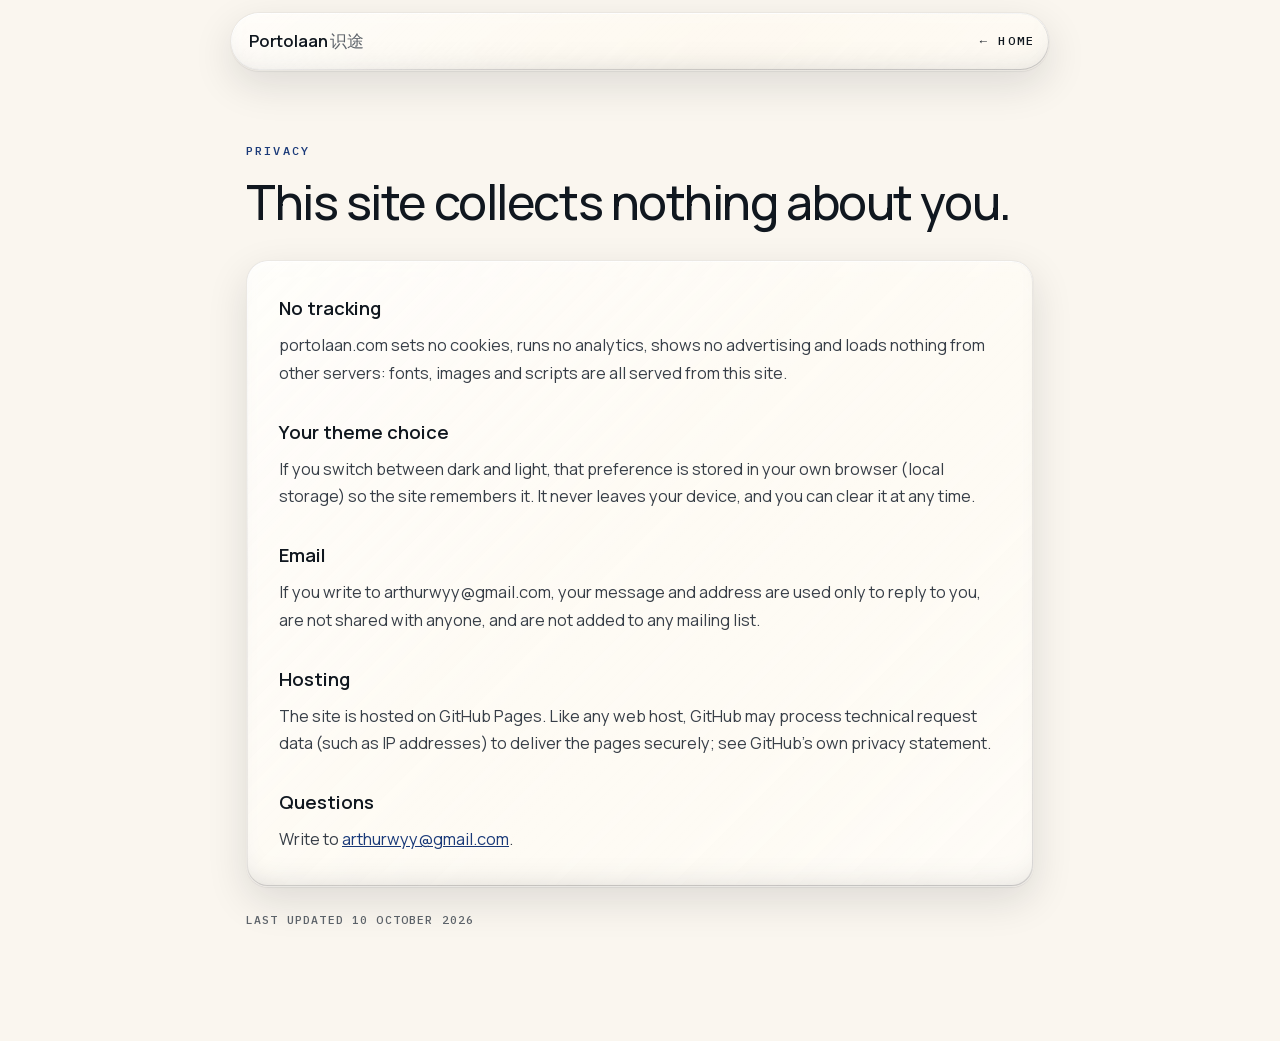
<file: privacy.html>
<!doctype html>
<html lang="en">
<head>
<meta charset="utf-8">
<meta name="viewport" content="width=device-width, initial-scale=1, viewport-fit=cover">
<meta name="robots" content="noindex, nofollow">
<title>Privacy · Portolaan 识途</title>
<link rel="icon" href="favicon.svg" type="image/svg+xml">
<script>(function(){try{var t=localStorage.getItem('portolaan-theme');if(t==='light'||t==='dark')document.documentElement.setAttribute('data-theme',t);}catch(e){}})();</script>
<link rel="stylesheet" href="css/fonts-extra.css">
<link rel="stylesheet" href="css/tokens.css">
<link rel="stylesheet" href="css/glass.css">
<style>
*{box-sizing:border-box}
body{margin:0;background:var(--bg);color:var(--ink);font:400 1.02rem/1.7 var(--font-sans);-webkit-font-smoothing:antialiased}
a{color:var(--accent)}
.bar{position:sticky;top:12px;z-index:50;margin:12px auto 0;width:calc(100% - 24px);max-width:820px;display:flex;align-items:center;justify-content:space-between;padding:10px 14px 10px 18px;border-radius:999px}
.bar a{text-decoration:none;color:var(--ink);font:500 var(--fs-label)/1 var(--font-mono);letter-spacing:var(--track-label);text-transform:uppercase;padding:10px 0}
.bar .brand{font:600 1.05rem/1 var(--font-sans);letter-spacing:-0.01em;text-transform:none}
main{max-width:820px;margin:var(--s-8) auto var(--s-9);padding:0 16px}
.kicker{font:500 var(--fs-label)/1.4 var(--font-mono);letter-spacing:var(--track-label);text-transform:uppercase;color:var(--accent);margin:0 0 var(--s-4)}
h1{font-weight:500;font-size:clamp(2rem,4.4vw,3rem);line-height:1.1;letter-spacing:-0.03em;margin:0 0 var(--s-6)}
.body{padding:var(--s-6);border-radius:var(--r-3)}
.body h2{font-weight:600;font-size:1.15rem;margin:1.6em 0 .4em}
.body h2:first-child{margin-top:0}
.body p{margin:0 0 1em;color:var(--ink-2)}
.updated{margin-top:var(--s-5);font:500 .72rem/1.6 var(--font-mono);letter-spacing:.1em;text-transform:uppercase;color:var(--ink-3)}
</style>
</head>
<body>
<header class="bar lens"><a class="brand" href="index.html">Portolaan <span style="color:var(--ink-3);font-weight:400">识途</span></a><a href="index.html">← Home</a></header>
<main>
  <p class="kicker">Privacy</p>
  <h1>This site collects nothing about you.</h1>
  <div class="body lens lens-strong">
    <h2>No tracking</h2>
    <p>portolaan.com sets no cookies, runs no analytics, shows no advertising and loads nothing from other servers: fonts, images and scripts are all served from this site.</p>
    <h2>Your theme choice</h2>
    <p>If you switch between dark and light, that preference is stored in your own browser (local storage) so the site remembers it. It never leaves your device, and you can clear it at any time.</p>
    <h2>Email</h2>
    <p>If you write to arthurwyy@gmail.com, your message and address are used only to reply to you, are not shared with anyone, and are not added to any mailing list.</p>
    <h2>Hosting</h2>
    <p>The site is hosted on GitHub Pages. Like any web host, GitHub may process technical request data (such as IP addresses) to deliver the pages securely; see GitHub's own privacy statement.</p>
    <h2>Questions</h2>
    <p style="margin:0">Write to <a href="mailto:arthurwyy@gmail.com">arthurwyy@gmail.com</a>.</p>
  </div>
  <p class="updated">Last updated 10 October 2026</p>
</main>
</body>
</html>
</file>
<file: css/fonts-extra.css>
/* Manrope (display + body, as Optagon) and IBM Plex Serif: SIL Open Font License, self-hosted. */
@font-face{font-family:'IBM Plex Serif';font-style:italic;font-weight:400;font-display:swap;src:url('../fonts/IBMPlexSerif-italic-400-latin-ext.woff2') format('woff2');unicode-range:U+0100-02BA, U+02BD-02C5, U+02C7-02CC, U+02CE-02D7, U+02DD-02FF, U+0304, U+0308, U+0329, U+1D00-1DBF, U+1E00-1E9F, U+1EF2-1EFF, U+2020, U+20A0-20AB, U+20AD-20C4, U+2113, U+2C60-2C7F, U+A720-A7FF}
@font-face{font-family:'IBM Plex Serif';font-style:italic;font-weight:400;font-display:swap;src:url('../fonts/IBMPlexSerif-italic-400-latin.woff2') format('woff2');unicode-range:U+0000-00FF, U+0131, U+0152-0153, U+02BB-02BC, U+02C6, U+02DA, U+02DC, U+0304, U+0308, U+0329, U+2000-206F, U+20AC, U+2122, U+2191, U+2193, U+2212, U+2215, U+FEFF, U+FFFD}
@font-face{font-family:'IBM Plex Serif';font-style:normal;font-weight:400;font-display:swap;src:url('../fonts/IBMPlexSerif-normal-400-latin-ext.woff2') format('woff2');unicode-range:U+0100-02BA, U+02BD-02C5, U+02C7-02CC, U+02CE-02D7, U+02DD-02FF, U+0304, U+0308, U+0329, U+1D00-1DBF, U+1E00-1E9F, U+1EF2-1EFF, U+2020, U+20A0-20AB, U+20AD-20C4, U+2113, U+2C60-2C7F, U+A720-A7FF}
@font-face{font-family:'IBM Plex Serif';font-style:normal;font-weight:400;font-display:swap;src:url('../fonts/IBMPlexSerif-normal-400-latin.woff2') format('woff2');unicode-range:U+0000-00FF, U+0131, U+0152-0153, U+02BB-02BC, U+02C6, U+02DA, U+02DC, U+0304, U+0308, U+0329, U+2000-206F, U+20AC, U+2122, U+2191, U+2193, U+2212, U+2215, U+FEFF, U+FFFD}
@font-face{font-family:'IBM Plex Serif';font-style:normal;font-weight:600;font-display:swap;src:url('../fonts/IBMPlexSerif-normal-600-latin-ext.woff2') format('woff2');unicode-range:U+0100-02BA, U+02BD-02C5, U+02C7-02CC, U+02CE-02D7, U+02DD-02FF, U+0304, U+0308, U+0329, U+1D00-1DBF, U+1E00-1E9F, U+1EF2-1EFF, U+2020, U+20A0-20AB, U+20AD-20C4, U+2113, U+2C60-2C7F, U+A720-A7FF}
@font-face{font-family:'IBM Plex Serif';font-style:normal;font-weight:600;font-display:swap;src:url('../fonts/IBMPlexSerif-normal-600-latin.woff2') format('woff2');unicode-range:U+0000-00FF, U+0131, U+0152-0153, U+02BB-02BC, U+02C6, U+02DA, U+02DC, U+0304, U+0308, U+0329, U+2000-206F, U+20AC, U+2122, U+2191, U+2193, U+2212, U+2215, U+FEFF, U+FFFD}
@font-face{font-family:'Manrope';font-style:normal;font-weight:200 800;font-display:swap;src:url('../fonts/Manrope-normal-200_800-latin-ext.woff2') format('woff2');unicode-range:U+0100-02BA, U+02BD-02C5, U+02C7-02CC, U+02CE-02D7, U+02DD-02FF, U+0304, U+0308, U+0329, U+1D00-1DBF, U+1E00-1E9F, U+1EF2-1EFF, U+2020, U+20A0-20AB, U+20AD-20C4, U+2113, U+2C60-2C7F, U+A720-A7FF}
@font-face{font-family:'Manrope';font-style:normal;font-weight:200 800;font-display:swap;src:url('../fonts/Manrope-normal-200_800-latin.woff2') format('woff2');unicode-range:U+0000-00FF, U+0131, U+0152-0153, U+02BB-02BC, U+02C6, U+02DA, U+02DC, U+0304, U+0308, U+0329, U+2000-206F, U+20AC, U+2122, U+2191, U+2193, U+2212, U+2215, U+FEFF, U+FFFD}
</file>
<file: css/tokens.css>
/* Portolaan design tokens: the single source for colour, type, space, radius,
   glass and motion. See ../DESIGN.md for the rationale. Dark ("Deep water") is
   the default; [data-theme="light"] and prefers-color-scheme: light give
   "Vellum". Colours are oklch for perceptual consistency across themes. */

@font-face{font-family:'Inter';font-style:normal;font-weight:100 900;font-display:swap;src:url('../fonts/Inter.woff2') format('woff2')}
@font-face{font-family:'IBM Plex Mono';font-style:normal;font-weight:400;font-display:swap;src:url('../fonts/IBMPlexMono-400.woff2') format('woff2')}
@font-face{font-family:'IBM Plex Mono';font-style:normal;font-weight:500;font-display:swap;src:url('../fonts/IBMPlexMono-500.woff2') format('woff2')}
@font-face{font-family:'IBM Plex Mono';font-style:normal;font-weight:600;font-display:swap;src:url('../fonts/IBMPlexMono-600.woff2') format('woff2')}

:root{
  /* Deep water (default) */
  --bg:        oklch(0.165 0.016 255);
  --bg-2:      oklch(0.205 0.016 255);
  --bg-3:      oklch(0.25  0.016 225);
  --ink:       oklch(0.955 0.008 85);
  --ink-2:     oklch(0.80  0.010 85);
  --ink-3:     oklch(0.62  0.012 220);
  --ink-4:     oklch(0.46  0.012 220);
  --rule:      oklch(1 0 0 / 0.10);
  --rule-2:    oklch(1 0 0 / 0.06);

  /* One accent: Chart navy (dark theme uses a lighter navy so it reads on Deep water). One signal, used once per view at most: Rhumb vermilion. */
  --accent:      oklch(0.76 0.085 258);
  --accent-deep: oklch(0.38 0.110 262);
  --accent-ink:  oklch(0.16 0.02 255);
  --accent-soft: oklch(0.76 0.085 258 / 0.14);
  --rhumb:       oklch(0.66 0.15 35);

  /* Chart motif (rhumb lines, roses) */
  --chart-line:  oklch(0.82 0.04 255 / 0.17);
  --chart-line-2:oklch(0.80 0.03 255 / 0.05);

  /* Type */
  --font-sans: 'Manrope', 'Inter', -apple-system, BlinkMacSystemFont, 'Segoe UI', 'PingFang SC', 'Hiragino Sans GB', 'Microsoft YaHei', system-ui, sans-serif;
  --font-mono: 'IBM Plex Mono', ui-monospace, 'SF Mono', Menlo, monospace;
  --fs-display: clamp(2.6rem, 6.2vw, 5.2rem);
  --fs-h2:      clamp(1.8rem, 3.2vw, 2.6rem);
  --fs-h3:      1.2rem;
  --fs-lead:    clamp(1.08rem, 1.5vw, 1.3rem);
  --fs-body:    1rem;
  --fs-label:   0.75rem;
  --track-display: -0.03em;
  --track-h2:      -0.02em;
  --track-label:   0.18em;

  /* Space (8-pt) and shape */
  --s-1: 4px; --s-2: 8px; --s-3: 12px; --s-4: 16px; --s-5: 24px; --s-6: 32px; --s-7: 48px; --s-8: 72px; --s-9: 112px;
  --r-1: 8px;  --r-2: 14px; --r-3: 22px; --r-pill: 999px;
  --max: 1200px;

  /* Liquid glass ("Lens"): thick, bright-edged, refracting glass for chrome and key panels */
  --glass-tint:     oklch(0.32 0.03 255 / 0.30);
  --glass-tint-strong: oklch(0.20 0.02 255 / 0.72);
  --glass-blur:     7px;
  --glass-sat:      1.9;
  --glass-edge:     oklch(1 0 0 / 0.30);
  --glass-edge-low: oklch(1 0 0 / 0.06);
  --glass-hi:       oklch(1 0 0 / 0.45);   /* top specular rim */
  --glass-sheen:    linear-gradient(135deg, oklch(1 0 0 / 0.18) 0%, oklch(1 0 0 / 0.04) 36%, oklch(1 0 0 / 0) 58%, oklch(1 0 0 / 0.07) 100%);
  --glass-spec:     oklch(1 0 0 / 0.20);   /* pointer light (glass.css) */
  --glass-shade:    oklch(0 0 0 / 0);      /* far-side shade under the pointer light; none on Deep water */
  --glass-shadow:   0 1px 1px oklch(0 0 0 / 0.20), 0 12px 40px oklch(0 0 0 / 0.35);

  /* Motion */
  --t-fast: 140ms; --t-base: 220ms; --t-slow: 420ms;
  --ease: cubic-bezier(.22,1,.36,1);

  color-scheme: dark;
}

/* Vellum (light) */
:root[data-theme="light"]{
  --bg:        oklch(0.975 0.010 85);
  --bg-2:      oklch(0.955 0.012 85);
  --bg-3:      oklch(0.925 0.014 85);
  --ink:       oklch(0.20 0.020 255);
  --ink-2:     oklch(0.36 0.018 255);
  --ink-3:     oklch(0.50 0.014 255);
  --ink-4:     oklch(0.64 0.010 255);
  --rule:      oklch(0.20 0.02 255 / 0.12);
  --rule-2:    oklch(0.20 0.02 255 / 0.07);
  --accent:      oklch(0.36 0.115 262);
  --accent-deep: oklch(0.30 0.100 262);
  --accent-ink:  oklch(0.98 0.01 85);
  --accent-soft: oklch(0.36 0.115 262 / 0.10);
  --chart-line:  oklch(0.30 0.04 255 / 0.13);
  --chart-line-2:oklch(0.30 0.04 255 / 0.06);
  --glass-tint:     oklch(1 0 0 / 0.38);
  --glass-tint-strong: oklch(0.99 0.006 85 / 0.82);
  --glass-edge:     oklch(1 0 0 / 0.75);
  --glass-edge-low: oklch(0.20 0.02 255 / 0.08);
  --glass-hi:       oklch(1 0 0 / 0.95);
  --glass-sheen:    linear-gradient(135deg, oklch(1 0 0 / 0.55) 0%, oklch(1 0 0 / 0.10) 40%, oklch(1 0 0 / 0) 62%, oklch(1 0 0 / 0.20) 100%);
  --glass-spec:     oklch(1 0 0 / 1);      /* pointer light (glass.css) */
  --glass-shade:    oklch(0.30 0.04 255 / 0.16);   /* far-side shade: gives the light contrast on Vellum */
  --glass-shadow:   0 1px 1px oklch(0.20 0.02 255 / 0.06), 0 14px 40px oklch(0.20 0.02 255 / 0.12);
  color-scheme: light;
}
@media (prefers-color-scheme: light){
  :root:not([data-theme="dark"]){
    --bg:        oklch(0.975 0.010 85);
    --bg-2:      oklch(0.955 0.012 85);
    --bg-3:      oklch(0.925 0.014 85);
    --ink:       oklch(0.20 0.020 255);
    --ink-2:     oklch(0.36 0.018 255);
    --ink-3:     oklch(0.50 0.014 255);
    --ink-4:     oklch(0.64 0.010 255);
    --rule:      oklch(0.20 0.02 255 / 0.12);
    --rule-2:    oklch(0.20 0.02 255 / 0.07);
    --accent:      oklch(0.36 0.115 262);
    --accent-deep: oklch(0.30 0.100 262);
    --accent-ink:  oklch(0.98 0.01 85);
    --accent-soft: oklch(0.36 0.115 262 / 0.10);
    --chart-line:  oklch(0.30 0.04 255 / 0.13);
    --chart-line-2:oklch(0.30 0.04 255 / 0.06);
    --glass-tint:     oklch(1 0 0 / 0.38);
    --glass-tint-strong: oklch(0.99 0.006 85 / 0.82);
    --glass-edge:     oklch(1 0 0 / 0.75);
    --glass-edge-low: oklch(0.20 0.02 255 / 0.08);
    --glass-hi:       oklch(1 0 0 / 0.95);
    --glass-sheen:    linear-gradient(135deg, oklch(1 0 0 / 0.55) 0%, oklch(1 0 0 / 0.10) 40%, oklch(1 0 0 / 0) 62%, oklch(1 0 0 / 0.20) 100%);
    --glass-spec:     oklch(1 0 0 / 1);      /* pointer light (glass.css) */
    --glass-shade:    oklch(0.30 0.04 255 / 0.16);   /* far-side shade: gives the light contrast on Vellum */
    --glass-shadow:   0 1px 1px oklch(0.20 0.02 255 / 0.06), 0 14px 40px oklch(0.20 0.02 255 / 0.12);
    color-scheme: light;
  }
}
</file>
<file: css/glass.css>
/* Lens: Portolaan's liquid-glass material. One material, three densities.
   .lens          chrome and floating controls (header, buttons, chips)
   .lens.lens-panel   content panels over the chart backdrop
   .lens.lens-strong  surfaces whose job is to be read (dialogs, dense text)
   Guards: no backdrop-filter -> solid; prefers-reduced-transparency -> solid.
   No SVG refraction filter: support is uneven and it costs paint time; the rim
   light, sheen and saturation carry the liquid effect instead. */

/* Pointer light: --spec (0..1) and --mx/--my are set per panel by the page script,
   so the highlight sits where the cursor or finger is and fades in and out. */
@property --spec{syntax:'<number>';inherits:true;initial-value:0}

.lens{
  position:relative;
  isolation:isolate;
  background:var(--bg-2);
  border:1px solid var(--rule);
  border-radius:var(--r-2);
  box-shadow:var(--glass-shadow);
  --spec:0;--mx:30%;--my:0%;
}
@supports ((backdrop-filter: blur(1px)) or (-webkit-backdrop-filter: blur(1px))){
  .lens{
    background:var(--glass-tint);
    -webkit-backdrop-filter:blur(var(--glass-blur)) saturate(var(--glass-sat));
            backdrop-filter:blur(var(--glass-blur)) saturate(var(--glass-sat));
    border:1px solid var(--glass-edge-low);
    box-shadow:
      inset 0 1px 0 var(--glass-hi),          /* top rim: the light catches the edge */
      inset 0 -1px 0 var(--glass-edge-low),    /* bottom rim, darker */
      inset 0 0 0 1px var(--glass-edge-low),
      inset 0 18px 36px -24px oklch(1 0 0 / 0.10),  /* thickness: light pooling under the top edge */
      inset 0 -18px 36px -28px oklch(0 0 0 / 0.25), /* thickness: shade at the bottom edge */
      var(--glass-shadow);
  }
  /* specular sheen: a soft diagonal highlight, like light across a curved surface */
  .lens::before{
    content:"";position:absolute;inset:0;border-radius:inherit;pointer-events:none;z-index:-1;
    background:
      radial-gradient(circle 190px at var(--mx) var(--my), color-mix(in oklch, var(--glass-spec) calc(var(--spec) * 100%), transparent) 0, transparent 100%),
      radial-gradient(circle 440px at var(--mx) var(--my), transparent 8%, color-mix(in oklch, var(--glass-shade) calc(var(--spec) * 100%), transparent) 100%),
      var(--glass-sheen);
    /* normal, not screen: identical for the white layers, and lets the shade darken
       the far side, which is what makes the light readable on pale Vellum glass */
    mix-blend-mode:normal;
    transition:--spec .32s var(--ease);
  }
  /* edge light: brighter rim fading round the shape */
  .lens::after{
    content:"";position:absolute;inset:0;border-radius:inherit;pointer-events:none;
    padding:1px;
    background:linear-gradient(160deg, var(--glass-edge) 0%, transparent 35%, transparent 65%, var(--glass-edge-low) 100%);
    -webkit-mask:linear-gradient(#000 0 0) content-box, linear-gradient(#000 0 0);
    -webkit-mask-composite:xor; mask-composite:exclude;
  }
  .lens-strong{ background:var(--glass-tint-strong); }
}
@media (prefers-reduced-transparency: reduce){
  .lens,.lens-strong{ background:var(--bg-2) !important; -webkit-backdrop-filter:none !important; backdrop-filter:none !important; }
  .lens::before{ display:none; }
}
</file>
